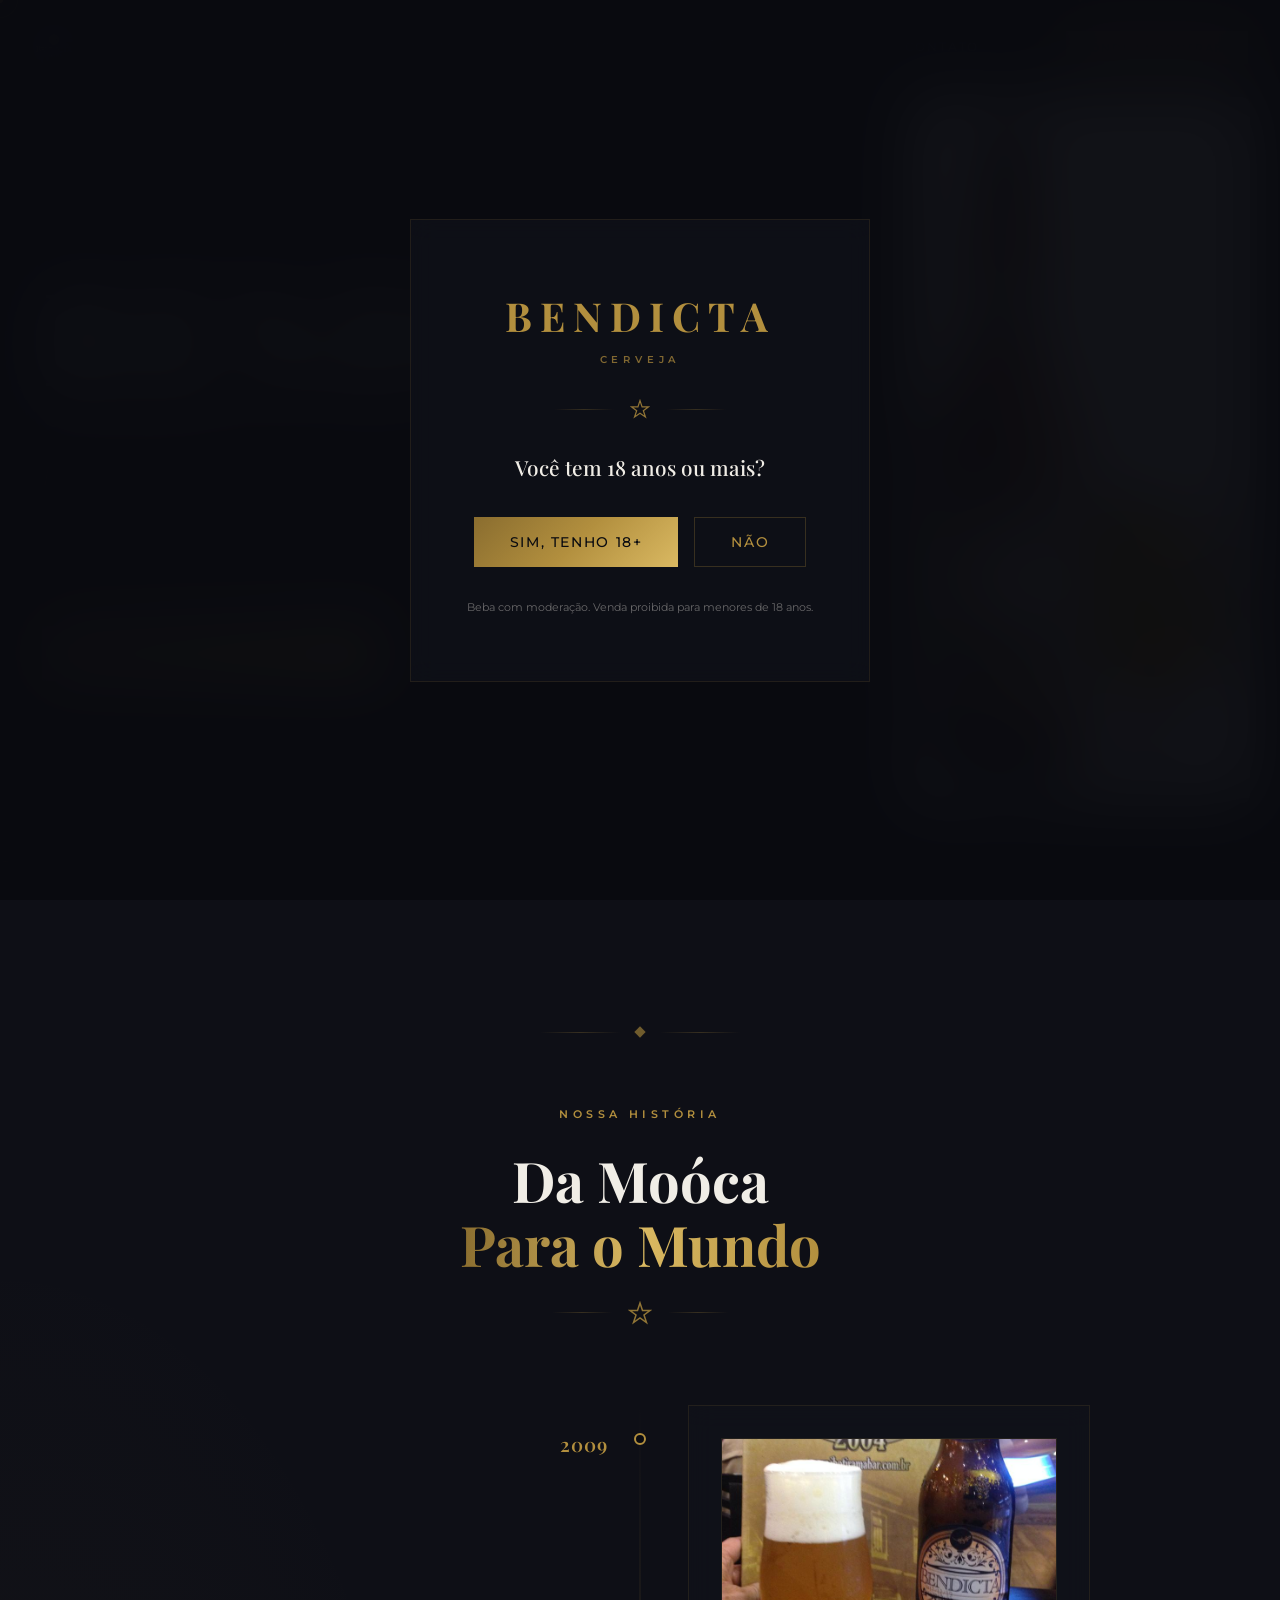
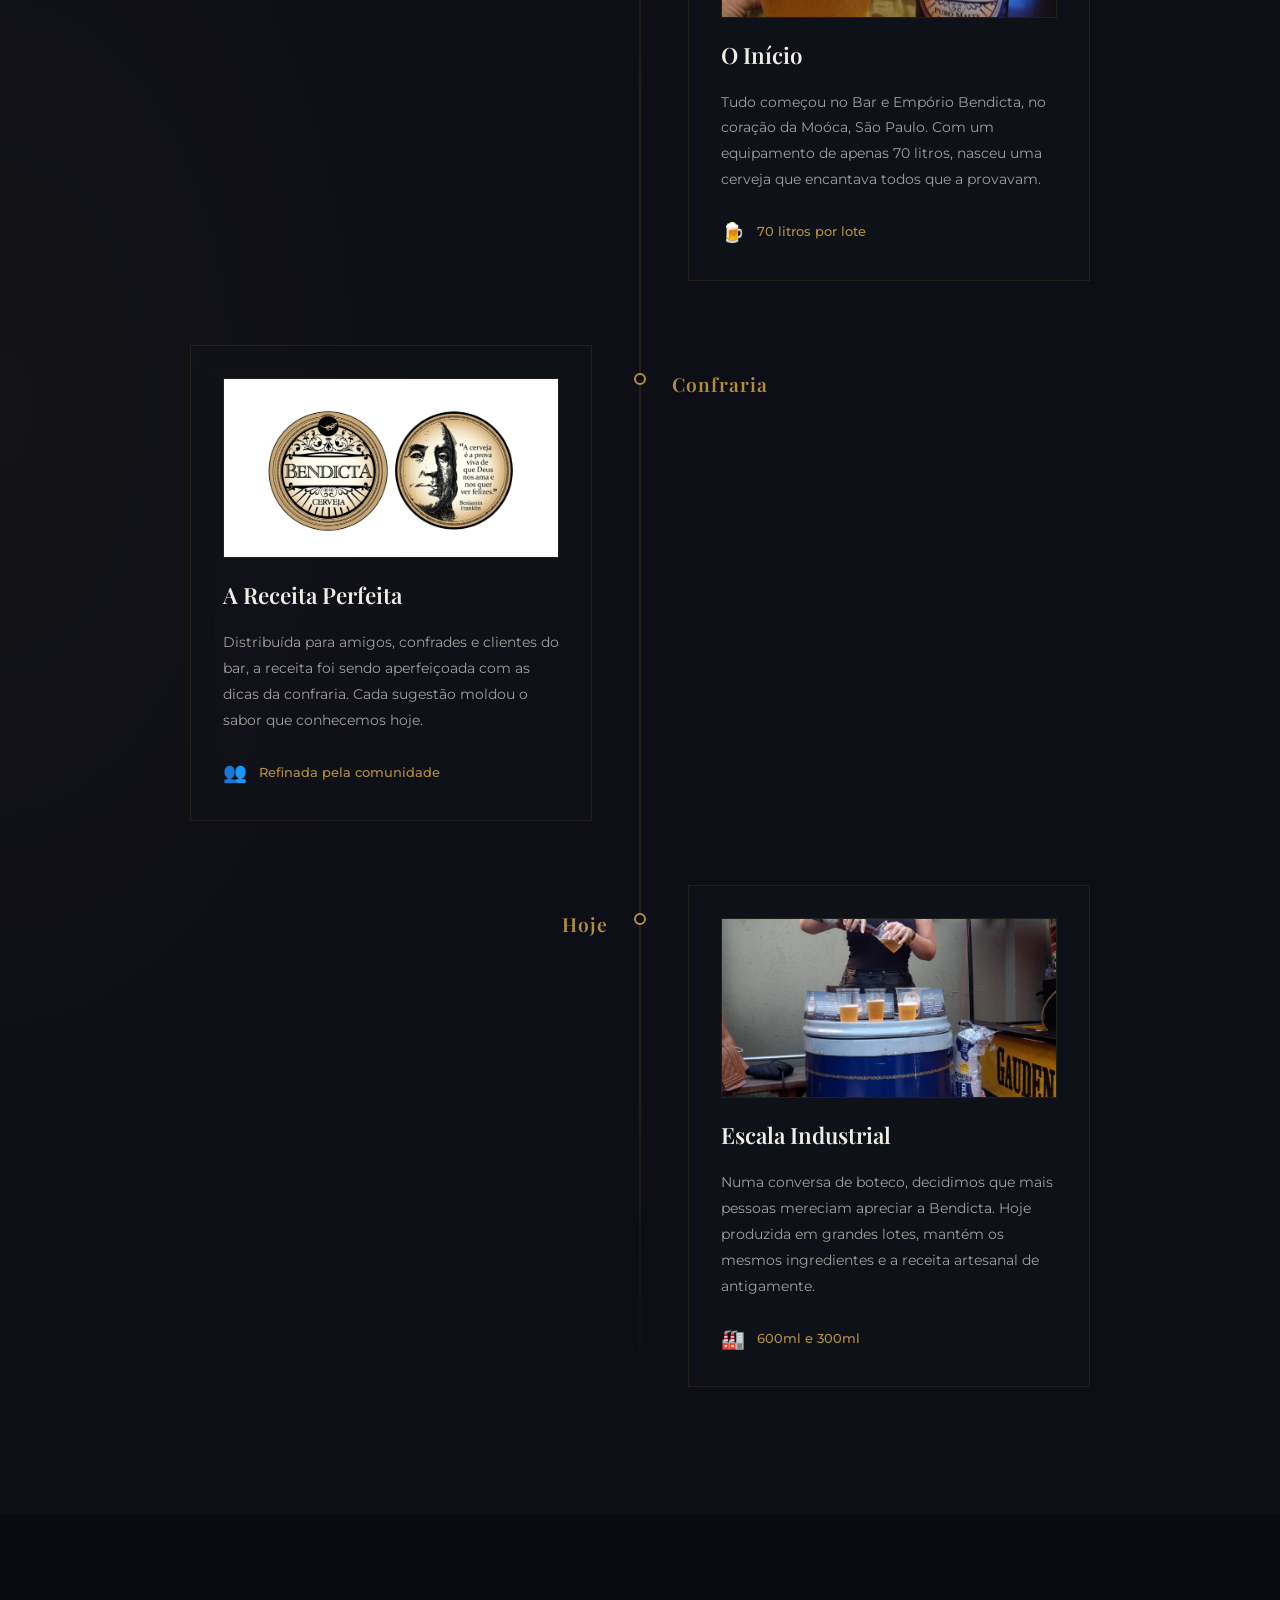
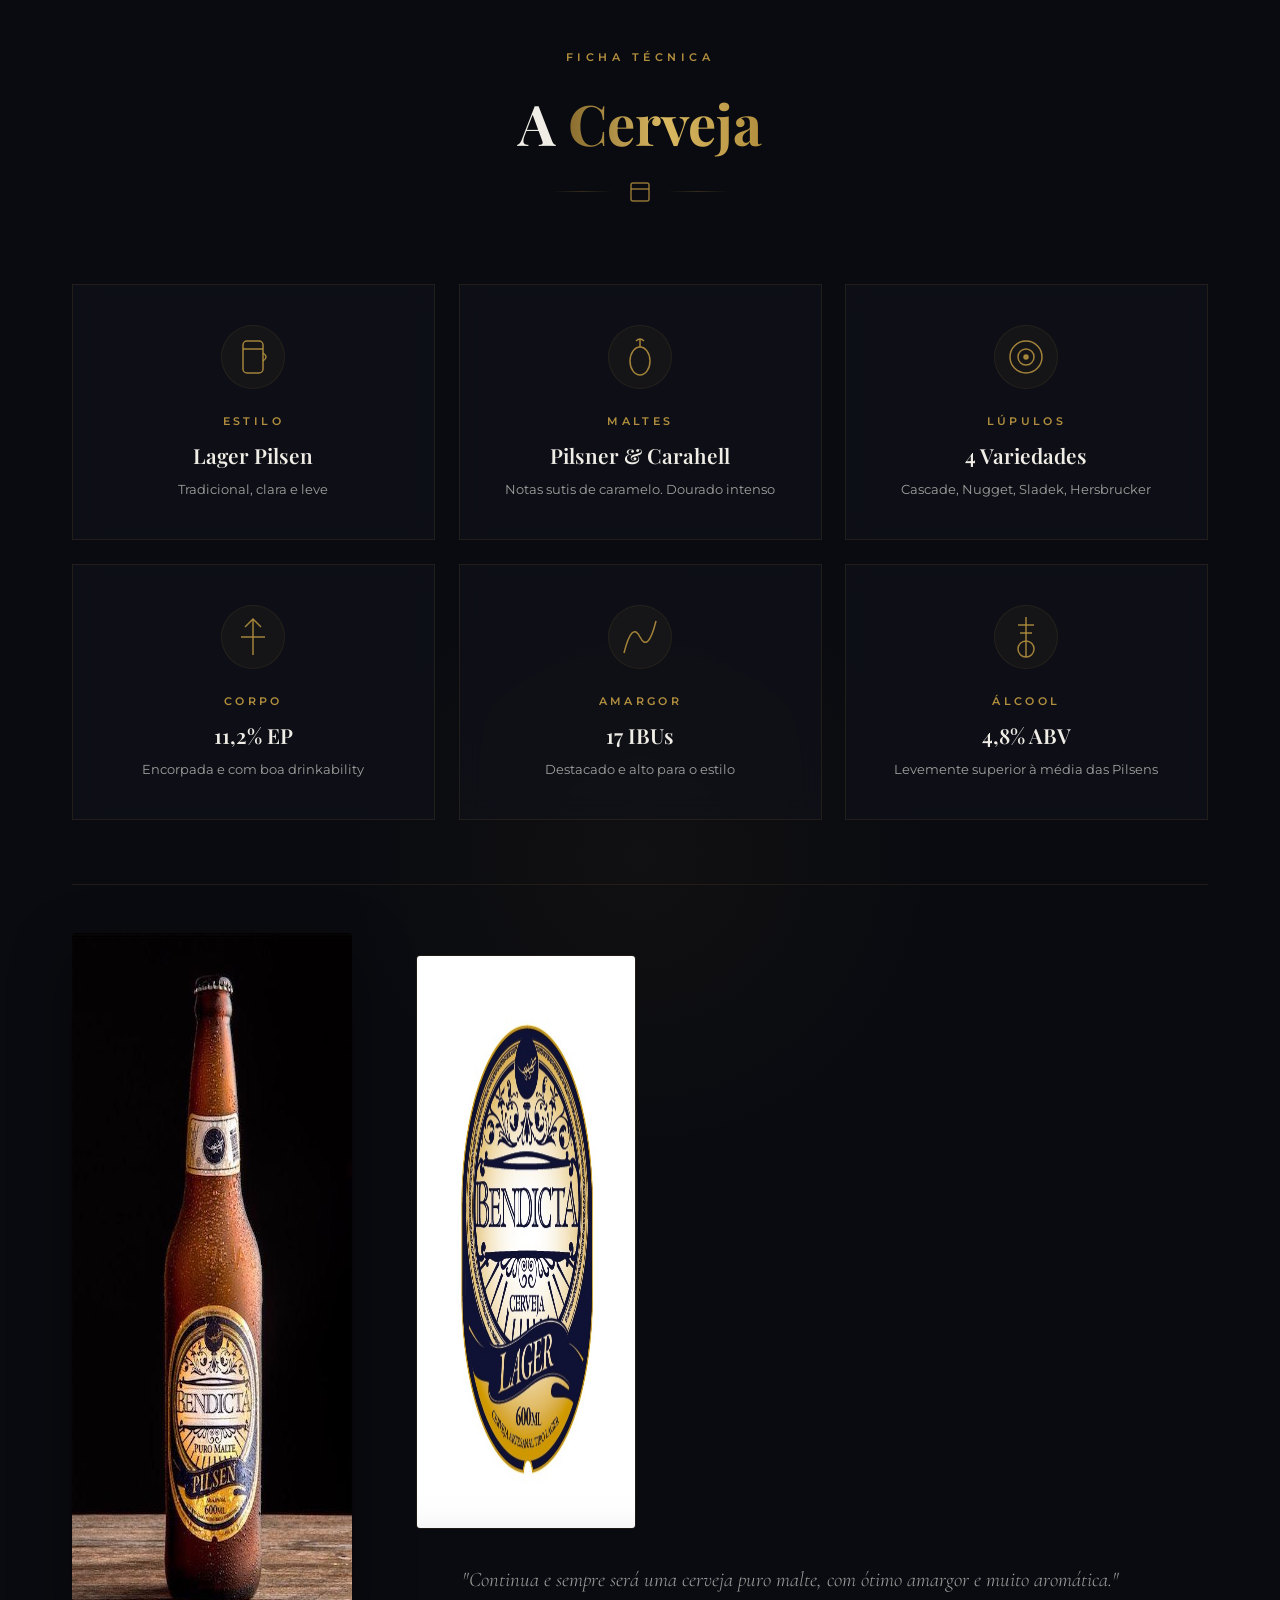
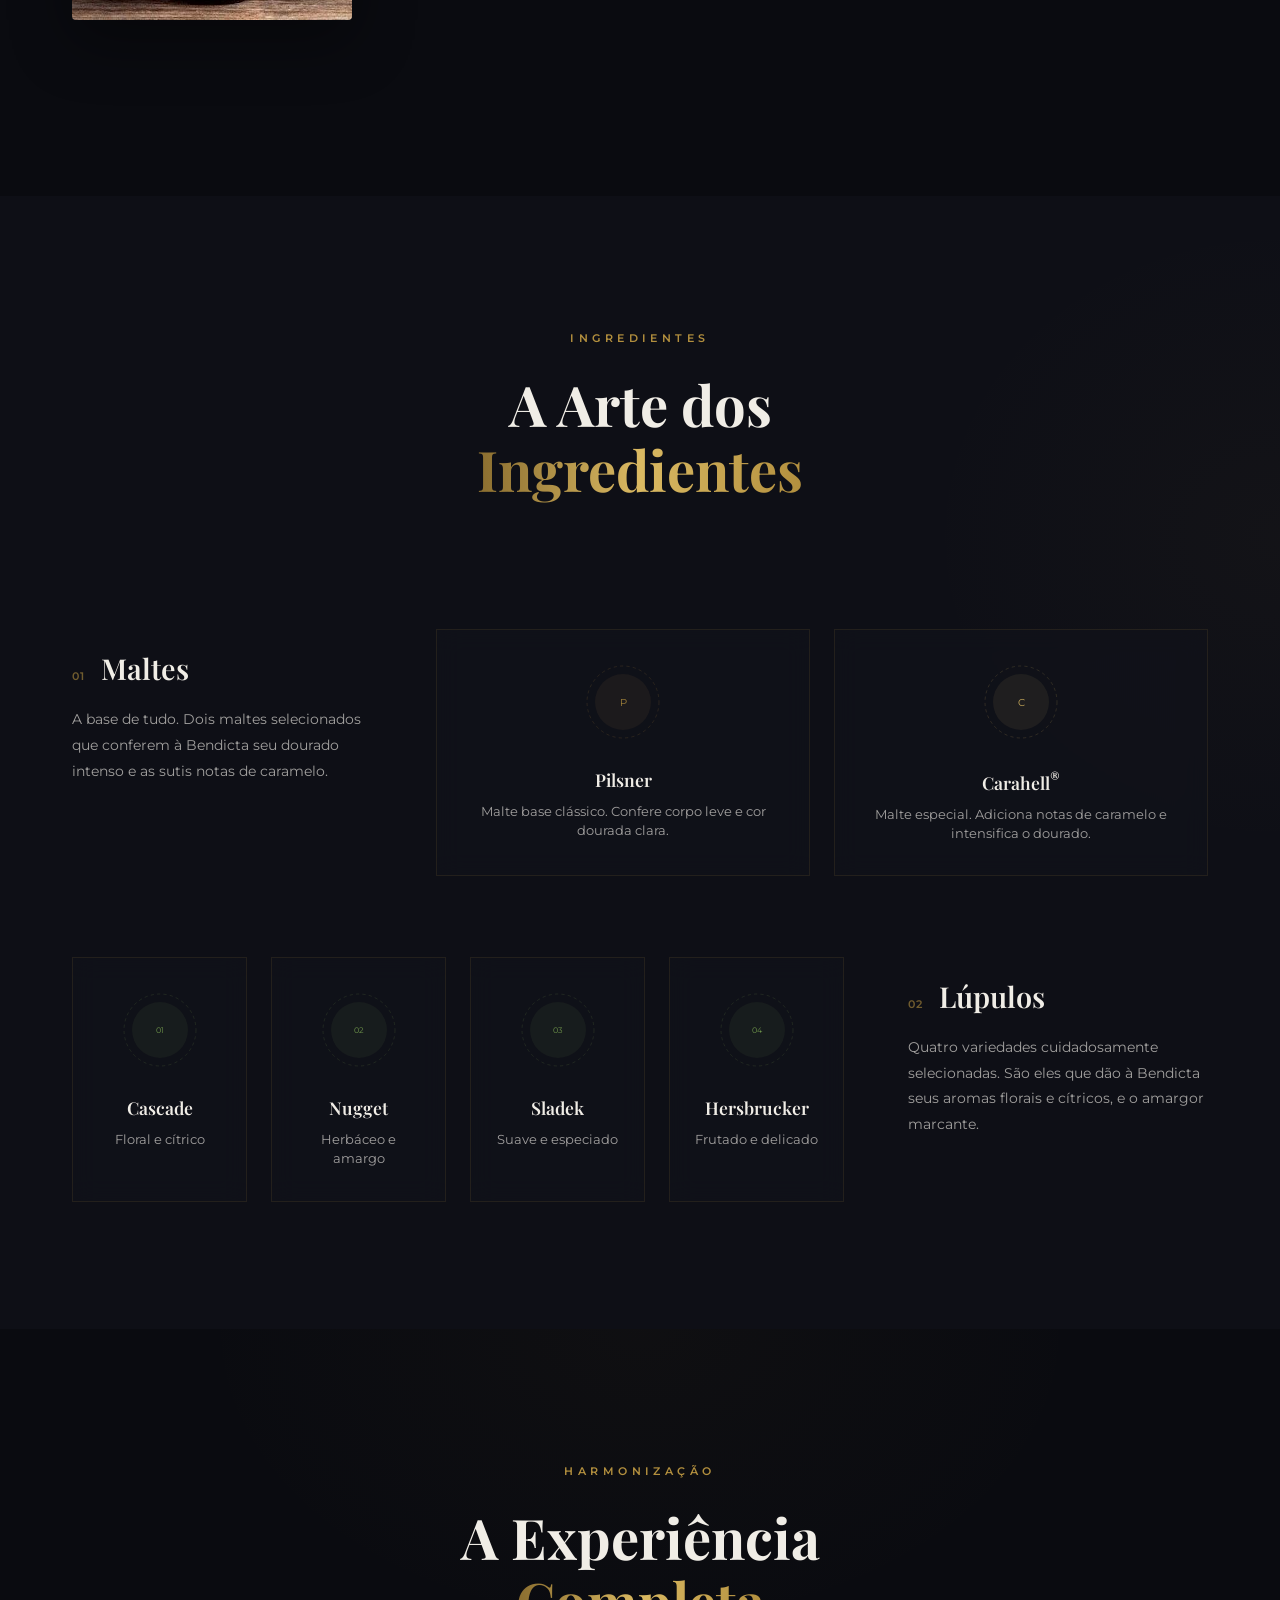
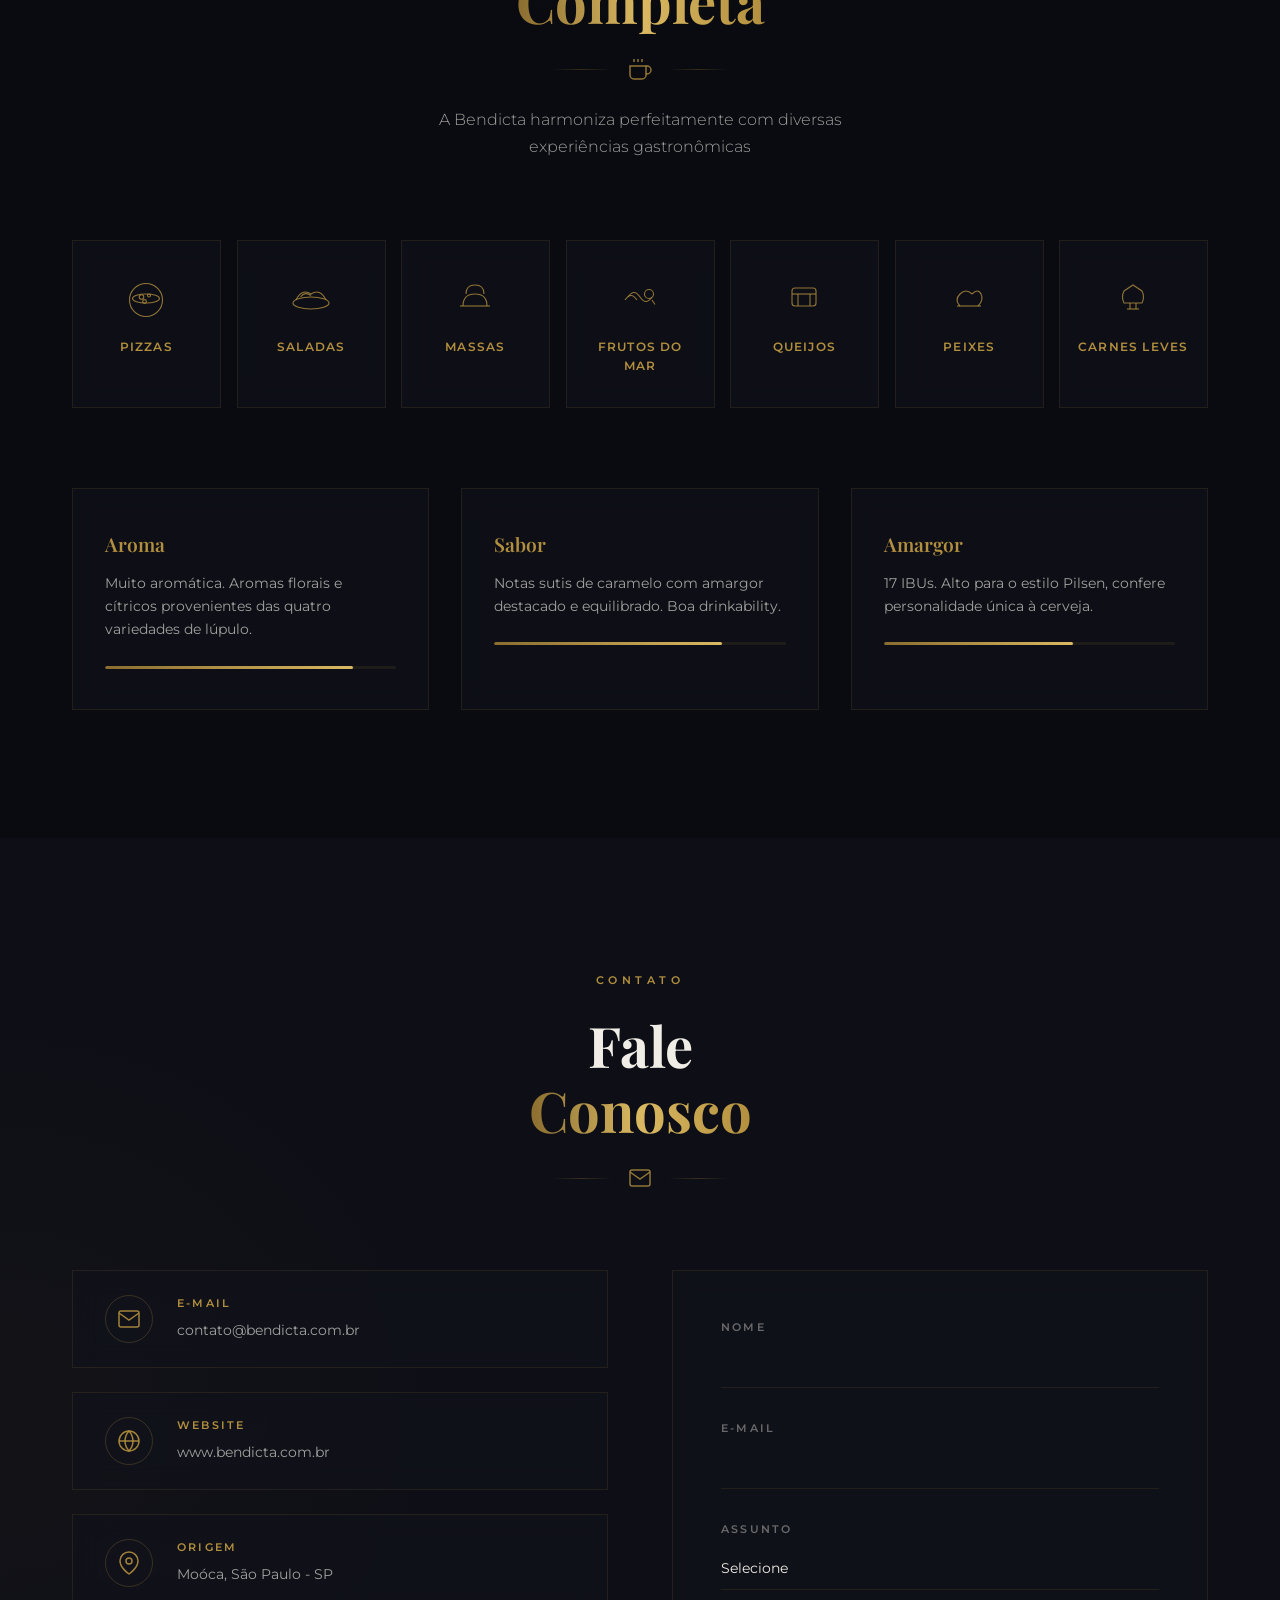
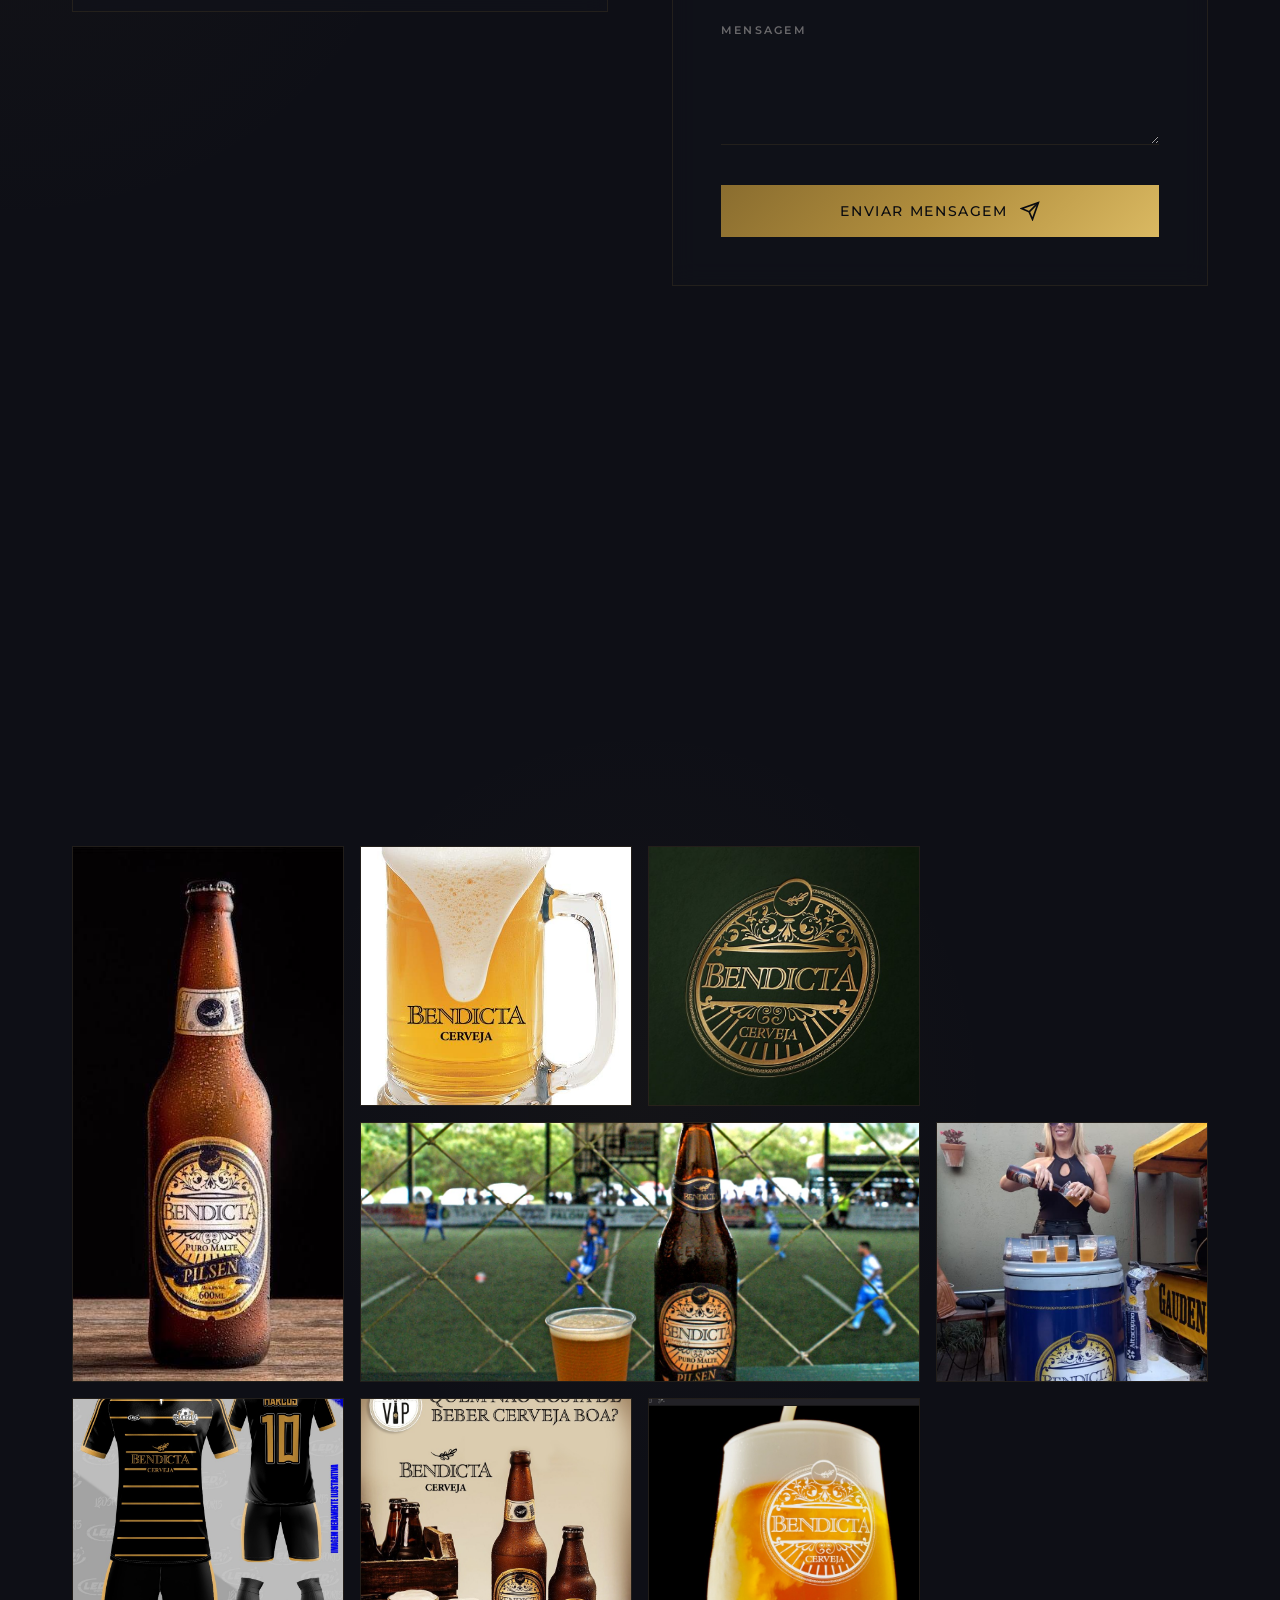
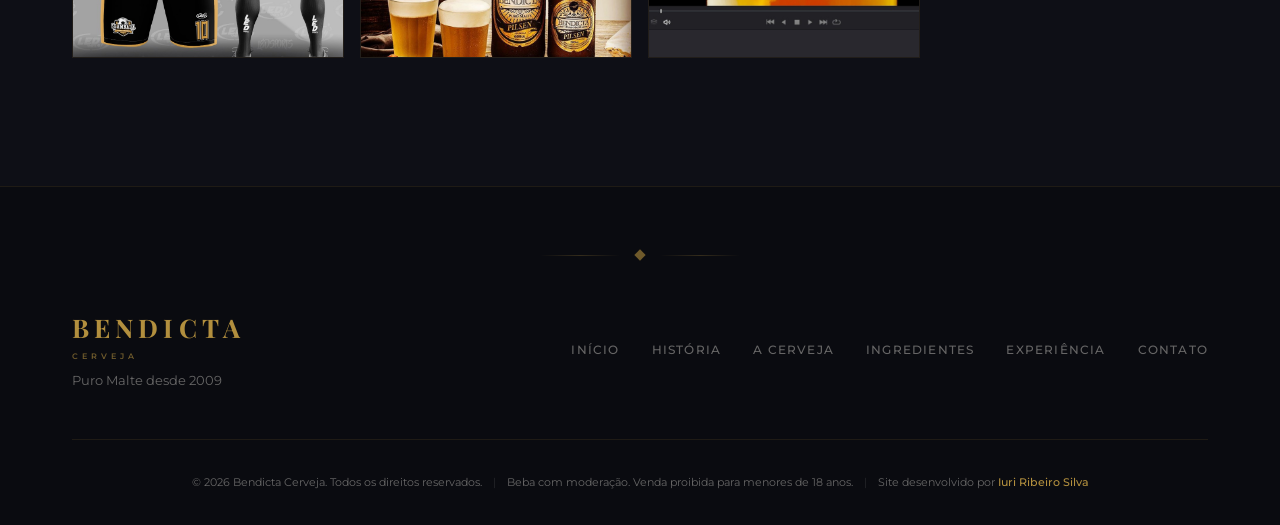
<file: index.html>
<!DOCTYPE html>
<html lang="pt-BR">
<head>
    <meta charset="UTF-8">
    <meta name="viewport" content="width=device-width, initial-scale=1.0">
    <title>Bendicta Cerveja Puro Malte | Desde 2009 na Moóca, São Paulo</title>
    <meta name="description" content="Bendicta Cerveja Puro Malte - Nascida artesanal na Moóca, São Paulo. Dois maltes, quatro lúpulos, uma experiência única. Conheça nossa história e onde encontrar.">
    <meta name="keywords" content="bendicta, cerveja, puro malte, artesanal, pilsen, lager, moóca, são paulo, cerveja artesanal sp">
    <meta name="author" content="Bendicta Cerveja">
    <meta name="robots" content="index, follow">
    <meta name="theme-color" content="#0A0B10">
    <meta name="format-detection" content="telephone=no">
    <meta name="apple-mobile-web-app-capable" content="yes">
    <meta name="apple-mobile-web-app-title" content="Bendicta">
    <meta name="apple-mobile-web-app-status-bar-style" content="black-translucent">

    <!-- Canonical -->
    <link rel="canonical" href="https://bendicta.com.br/">

    <!-- Open Graph -->
    <meta property="og:title" content="Bendicta Cerveja Puro Malte | Desde 2009">
    <meta property="og:description" content="Nascida artesanal na Moóca. Dois maltes, quatro lúpulos, uma experiência única. Conheça nossa história.">
    <meta property="og:type" content="website">
    <meta property="og:url" content="https://bendicta.com.br/">
    <meta property="og:image" content="https://bendicta.com.br/img/garrafa-copo-branco.jpg">
    <meta property="og:image:width" content="1200">
    <meta property="og:image:height" content="630">
    <meta property="og:image:alt" content="Garrafa e copo de Bendicta Cerveja Pilsen Puro Malte">
    <meta property="og:locale" content="pt_BR">
    <meta property="og:site_name" content="Bendicta Cerveja">

    <!-- Twitter Card -->
    <meta name="twitter:card" content="summary_large_image">
    <meta name="twitter:title" content="Bendicta Cerveja Puro Malte | Desde 2009">
    <meta name="twitter:description" content="Nascida artesanal na Moóca, SP. Dois maltes, quatro lúpulos, uma experiência única.">
    <meta name="twitter:image" content="https://bendicta.com.br/img/garrafa-copo-branco.jpg">
    <meta name="twitter:image:alt" content="Garrafa e copo de Bendicta Cerveja Pilsen Puro Malte">

    <!-- Favicon -->
    <link rel="icon" type="image/png" sizes="32x32" href="img/logo-dark.jpg">
    <link rel="apple-touch-icon" sizes="180x180" href="img/logo-dark.jpg">

    <!-- Preload LCP image -->
    <link rel="preload" as="image" href="img/garrafa-copo-branco.jpg">

    <!-- Fonts -->
    <link rel="dns-prefetch" href="https://fonts.googleapis.com">
    <link rel="preconnect" href="https://fonts.googleapis.com">
    <link rel="preconnect" href="https://fonts.gstatic.com" crossorigin>
    <link href="https://fonts.googleapis.com/css2?family=Playfair+Display:wght@400;600;700;800&family=Montserrat:wght@300;400;500;600;700&family=Cormorant+Garamond:ital,wght@0,300;0,400;1,300;1,400&display=swap" rel="stylesheet">

    <!-- Styles -->
    <link rel="stylesheet" href="css/style.css">
    <link rel="stylesheet" href="css/animations.css">

    <!-- Structured Data: Organization -->
    <script type="application/ld+json">
    {
        "@context": "https://schema.org",
        "@type": "Organization",
        "name": "Bendicta Cerveja",
        "url": "https://bendicta.com.br",
        "logo": "https://bendicta.com.br/img/logo-dark.jpg",
        "description": "Cerveja Puro Malte artesanal nascida na Moóca, São Paulo, desde 2009.",
        "foundingDate": "2009",
        "contactPoint": {
            "@type": "ContactPoint",
            "email": "contato@bendicta.com.br",
            "contactType": "customer service",
            "availableLanguage": "Portuguese"
        },
        "address": {
            "@type": "PostalAddress",
            "addressLocality": "São Paulo",
            "addressRegion": "SP",
            "addressCountry": "BR",
            "neighborhood": "Moóca"
        }
    }
    </script>

    <!-- Structured Data: WebSite -->
    <script type="application/ld+json">
    {
        "@context": "https://schema.org",
        "@type": "WebSite",
        "name": "Bendicta Cerveja",
        "url": "https://bendicta.com.br",
        "inLanguage": "pt-BR"
    }
    </script>

    <!-- Structured Data: Product -->
    <script type="application/ld+json">
    {
        "@context": "https://schema.org",
        "@type": "Product",
        "name": "Bendicta Pilsen Puro Malte",
        "description": "Cerveja Lager Pilsen Puro Malte com dois maltes (Pilsner e Carahell) e quatro variedades de lúpulos (Cascade, Nugget, Sladek, Hersbrucker). 4,8% ABV, 17 IBUs.",
        "brand": {
            "@type": "Brand",
            "name": "Bendicta Cerveja"
        },
        "image": "https://bendicta.com.br/img/garrafa-copo-branco.jpg",
        "category": "Cerveja",
        "material": "Puro Malte",
        "additionalProperty": [
            { "@type": "PropertyValue", "name": "Estilo", "value": "Lager Pilsen" },
            { "@type": "PropertyValue", "name": "ABV", "value": "4.8%" },
            { "@type": "PropertyValue", "name": "IBU", "value": "17" },
            { "@type": "PropertyValue", "name": "Maltes", "value": "Pilsner, Carahell" },
            { "@type": "PropertyValue", "name": "Lúpulos", "value": "Cascade, Nugget, Sladek, Hersbrucker" }
        ]
    }
    </script>

    <!-- Structured Data: BreadcrumbList -->
    <script type="application/ld+json">
    {
        "@context": "https://schema.org",
        "@type": "BreadcrumbList",
        "itemListElement": [
            {
                "@type": "ListItem",
                "position": 1,
                "name": "Início",
                "item": "https://bendicta.com.br/"
            }
        ]
    }
    </script>
</head>
<body>
    <!-- Skip Navigation -->
    <a href="#hero" class="skip-link">Pular para o conteúdo</a>

    <!-- Preloader -->
    <div id="preloader" role="status" aria-live="polite" aria-label="Carregando site">
        <div class="preloader-inner">
            <div class="preloader-logo">BENDICTA</div>
            <div class="preloader-bar">
                <div class="preloader-fill"></div>
            </div>
        </div>
    </div>

    <!-- Cursor personalizado -->
    <div class="cursor-dot" aria-hidden="true"></div>
    <div class="cursor-outline" aria-hidden="true"></div>

    <!-- Partículas de bolhas flutuantes (canvas) -->
    <canvas id="bubbles-canvas" aria-hidden="true"></canvas>

    <!-- Navegação -->
    <header>
    <nav id="navbar" class="navbar" role="navigation" aria-label="Navegação principal">
        <div class="nav-container">
            <a href="#hero" class="nav-logo">
                <img src="img/logo-dark.jpg" alt="Bendicta Cerveja - Logo" class="nav-logo-img" width="500" height="500">
            </a>
            <ul class="nav-links">
                <li><a href="#hero" class="nav-link active" data-section="hero">Início</a></li>
                <li><a href="#historia" class="nav-link" data-section="historia">História</a></li>
                <li><a href="#cerveja" class="nav-link" data-section="cerveja">A Cerveja</a></li>
                <li><a href="#ingredientes" class="nav-link" data-section="ingredientes">Ingredientes</a></li>
                <li><a href="#experiencia" class="nav-link" data-section="experiencia">Experiência</a></li>
                <li><a href="#galeria" class="nav-link" data-section="galeria">Galeria</a></li>
                <li><a href="#contato" class="nav-link" data-section="contato">Contato</a></li>
            </ul>
            <div class="nav-cta">
                <a href="#contato" class="btn-nav">Onde Encontrar</a>
            </div>
            <button class="nav-toggle" aria-label="Abrir menu de navegação" aria-expanded="false" aria-controls="mobile-menu">
                <span></span>
                <span></span>
                <span></span>
            </button>
        </div>
    </nav>
    </header>

    <!-- Mobile Menu -->
    <div class="mobile-menu" id="mobile-menu" role="menu" aria-hidden="true">
        <ul class="mobile-links">
            <li><a href="#hero" class="mobile-link">Início</a></li>
            <li><a href="#historia" class="mobile-link">História</a></li>
            <li><a href="#cerveja" class="mobile-link">A Cerveja</a></li>
            <li><a href="#ingredientes" class="mobile-link">Ingredientes</a></li>
            <li><a href="#experiencia" class="mobile-link">Experiência</a></li>
            <li><a href="#galeria" class="mobile-link">Galeria</a></li>
            <li><a href="#contato" class="mobile-link">Contato</a></li>
        </ul>
    </div>

    <main>
    <!-- HERO SECTION -->
    <section id="hero" class="hero">
        <div class="hero-bg-layers">
            <div class="hero-gradient"></div>
            <div class="hero-particles" id="hero-particles"></div>
            <div class="hero-grain"></div>
        </div>

        <!-- Elementos flutuantes de cerveja -->
        <div class="floating-elements">
            <div class="floating-hop float-1">
                <svg viewBox="0 0 80 100" fill="none" xmlns="http://www.w3.org/2000/svg">
                    <ellipse cx="40" cy="55" rx="28" ry="35" fill="rgba(178,143,62,0.15)" stroke="rgba(178,143,62,0.3)" stroke-width="1"/>
                    <ellipse cx="40" cy="45" rx="22" ry="28" fill="rgba(178,143,62,0.1)" stroke="rgba(178,143,62,0.2)" stroke-width="1"/>
                    <ellipse cx="40" cy="38" rx="15" ry="20" fill="rgba(178,143,62,0.08)" stroke="rgba(178,143,62,0.15)" stroke-width="1"/>
                    <line x1="40" y1="15" x2="40" y2="0" stroke="rgba(178,143,62,0.3)" stroke-width="2"/>
                </svg>
            </div>
            <div class="floating-hop float-2">
                <svg viewBox="0 0 80 100" fill="none" xmlns="http://www.w3.org/2000/svg">
                    <ellipse cx="40" cy="55" rx="28" ry="35" fill="rgba(178,143,62,0.12)" stroke="rgba(178,143,62,0.25)" stroke-width="1"/>
                    <ellipse cx="40" cy="45" rx="22" ry="28" fill="rgba(178,143,62,0.08)" stroke="rgba(178,143,62,0.18)" stroke-width="1"/>
                    <ellipse cx="40" cy="38" rx="15" ry="20" fill="rgba(178,143,62,0.06)" stroke="rgba(178,143,62,0.12)" stroke-width="1"/>
                    <line x1="40" y1="15" x2="40" y2="0" stroke="rgba(178,143,62,0.25)" stroke-width="2"/>
                </svg>
            </div>
            <div class="floating-hop float-3">
                <svg viewBox="0 0 80 100" fill="none" xmlns="http://www.w3.org/2000/svg">
                    <ellipse cx="40" cy="55" rx="28" ry="35" fill="rgba(178,143,62,0.1)" stroke="rgba(178,143,62,0.2)" stroke-width="1"/>
                    <ellipse cx="40" cy="45" rx="22" ry="28" fill="rgba(178,143,62,0.07)" stroke="rgba(178,143,62,0.15)" stroke-width="1"/>
                </svg>
            </div>
            <div class="floating-grain float-4">
                <svg viewBox="0 0 40 80" fill="none" xmlns="http://www.w3.org/2000/svg">
                    <ellipse cx="20" cy="40" rx="12" ry="32" fill="rgba(218,185,98,0.12)" stroke="rgba(218,185,98,0.25)" stroke-width="1"/>
                    <line x1="20" y1="8" x2="20" y2="72" stroke="rgba(218,185,98,0.15)" stroke-width="0.5"/>
                </svg>
            </div>
            <div class="floating-grain float-5">
                <svg viewBox="0 0 40 80" fill="none" xmlns="http://www.w3.org/2000/svg">
                    <ellipse cx="20" cy="40" rx="12" ry="32" fill="rgba(218,185,98,0.1)" stroke="rgba(218,185,98,0.2)" stroke-width="1"/>
                    <line x1="20" y1="8" x2="20" y2="72" stroke="rgba(218,185,98,0.12)" stroke-width="0.5"/>
                </svg>
            </div>
            <div class="floating-bubble float-6"></div>
            <div class="floating-bubble float-7"></div>
            <div class="floating-bubble float-8"></div>
            <div class="floating-bubble float-9"></div>
            <div class="floating-bubble float-10"></div>
            <div class="floating-ring float-11">
                <svg viewBox="0 0 120 120" fill="none" xmlns="http://www.w3.org/2000/svg">
                    <circle cx="60" cy="60" r="50" stroke="rgba(178,143,62,0.1)" stroke-width="1" fill="none"/>
                    <circle cx="60" cy="60" r="40" stroke="rgba(178,143,62,0.06)" stroke-width="0.5" fill="none"/>
                </svg>
            </div>
            <div class="floating-ring float-12">
                <svg viewBox="0 0 120 120" fill="none" xmlns="http://www.w3.org/2000/svg">
                    <circle cx="60" cy="60" r="50" stroke="rgba(178,143,62,0.08)" stroke-width="1" fill="none"/>
                </svg>
            </div>
        </div>

        <div class="hero-split">
            <div class="hero-content">
                <div class="hero-badge reveal-up">
                    <span class="badge-line"></span>
                    <span class="badge-text">DESDE 2009</span>
                    <span class="badge-line"></span>
                </div>
                <h1 class="hero-title">
                    <span class="title-line reveal-up" style="--delay: 0.1s">
                        <span class="title-word">BENDICTA</span>
                    </span>
                    <span class="title-line reveal-up" style="--delay: 0.25s">
                        <span class="title-word title-accent">CERVEJA</span>
                    </span>
                </h1>
                <p class="hero-subtitle reveal-up" style="--delay: 0.4s">Puro Malte</p>
                <p class="hero-description reveal-up" style="--delay: 0.55s">
                    Dois maltes. Quatro lúpulos. Uma receita nascida na Moóca,<br>
                    aperfeiçoada em confrarias, consagrada em cada gole.
                </p>
                <div class="hero-actions reveal-up" style="--delay: 0.7s">
                    <a href="#historia" class="btn btn-primary">
                        <span class="btn-text">Conheça Nossa História</span>
                        <span class="btn-icon">
                            <svg width="20" height="20" viewBox="0 0 24 24" fill="none" stroke="currentColor" stroke-width="2" stroke-linecap="round" stroke-linejoin="round">
                                <line x1="5" y1="12" x2="19" y2="12"></line>
                                <polyline points="12 5 19 12 12 19"></polyline>
                            </svg>
                        </span>
                    </a>
                    <a href="#cerveja" class="btn btn-outline">
                        <span class="btn-text">A Cerveja</span>
                    </a>
                </div>
            </div>
            <div class="hero-product reveal-up" style="--delay: 0.3s">
                <div class="hero-product-glow"></div>
                <img src="img/garrafa-copo-branco.jpg" alt="Bendicta Pilsen 600ml com copo servido" class="hero-bottle" width="360" height="747" fetchpriority="high">
            </div>
        </div>

        <div class="hero-scroll-indicator">
            <div class="scroll-line"></div>
            <span class="scroll-text">SCROLL</span>
        </div>

        <!-- Borda decorativa dourada -->
        <div class="hero-bottom-ornament">
            <svg viewBox="0 0 1440 60" preserveAspectRatio="none">
                <path d="M0,30 Q360,0 720,30 Q1080,60 1440,30" fill="none" stroke="rgba(178,143,62,0.3)" stroke-width="1"/>
                <path d="M0,35 Q360,5 720,35 Q1080,65 1440,35" fill="none" stroke="rgba(178,143,62,0.15)" stroke-width="0.5"/>
            </svg>
        </div>
    </section>

    <!-- HISTÓRIA SECTION -->
    <section id="historia" class="section section-historia">
        <div class="section-ornament-top">
            <div class="ornament-line"></div>
            <div class="ornament-diamond"></div>
            <div class="ornament-line"></div>
        </div>

        <div class="container">
            <div class="section-header">
                <span class="section-tag reveal-up">NOSSA HISTÓRIA</span>
                <h2 class="section-title reveal-up" style="--delay: 0.1s">
                    Da Moóca<br><span class="text-gold">Para o Mundo</span>
                </h2>
                <div class="section-divider reveal-up" style="--delay: 0.2s">
                    <span class="divider-line"></span>
                    <span class="divider-icon">
                        <svg width="24" height="24" viewBox="0 0 24 24" fill="none" stroke="rgba(178,143,62,0.8)" stroke-width="1.5">
                            <path d="M12 2L14.5 9.5H22L16 14L18.5 21.5L12 17L5.5 21.5L8 14L2 9.5H9.5L12 2Z"/>
                        </svg>
                    </span>
                    <span class="divider-line"></span>
                </div>
            </div>

            <div class="timeline">
                <div class="timeline-line"></div>

                <div class="timeline-item reveal-left">
                    <div class="timeline-marker">
                        <span class="marker-year">2009</span>
                        <span class="marker-dot"></span>
                    </div>
                    <div class="timeline-card glass-card">
                        <div class="card-glow"></div>
                        <div class="timeline-img-wrap">
                            <img src="img/bar-ibotirama.jpg" alt="Bendicta Cerveja servida no bar Ibotirama em São Paulo" class="timeline-img" width="768" height="1024" loading="lazy">
                        </div>
                        <h3 class="timeline-title">O Início</h3>
                        <p class="timeline-text">
                            Tudo começou no Bar e Empório Bendicta, no coração da Moóca, São Paulo.
                            Com um equipamento de apenas 70 litros, nasceu uma cerveja que encantava
                            todos que a provavam.
                        </p>
                        <div class="timeline-detail">
                            <span class="detail-icon">🍺</span>
                            <span class="detail-text">70 litros por lote</span>
                        </div>
                    </div>
                </div>

                <div class="timeline-item timeline-item-right reveal-right">
                    <div class="timeline-marker">
                        <span class="marker-year">Confraria</span>
                        <span class="marker-dot"></span>
                    </div>
                    <div class="timeline-card glass-card">
                        <div class="card-glow"></div>
                        <div class="timeline-img-wrap">
                            <img src="img/bolacha.jpg" alt="Bolacha de chopp Bendicta Cerveja com citação de Benjamin Franklin" class="timeline-img" width="1600" height="1033" loading="lazy">
                        </div>
                        <h3 class="timeline-title">A Receita Perfeita</h3>
                        <p class="timeline-text">
                            Distribuída para amigos, confrades e clientes do bar, a receita foi sendo
                            aperfeiçoada com as dicas da confraria. Cada sugestão moldou o sabor que
                            conhecemos hoje.
                        </p>
                        <div class="timeline-detail">
                            <span class="detail-icon">👥</span>
                            <span class="detail-text">Refinada pela comunidade</span>
                        </div>
                    </div>
                </div>

                <div class="timeline-item reveal-left">
                    <div class="timeline-marker">
                        <span class="marker-year">Hoje</span>
                        <span class="marker-dot"></span>
                    </div>
                    <div class="timeline-card glass-card">
                        <div class="card-glow"></div>
                        <div class="timeline-img-wrap">
                            <img src="img/evento-promotora.jpg" alt="Evento Bendicta Cerveja com barril personalizado e degustação" class="timeline-img" width="768" height="1024" loading="lazy">
                        </div>
                        <h3 class="timeline-title">Escala Industrial</h3>
                        <p class="timeline-text">
                            Numa conversa de boteco, decidimos que mais pessoas mereciam apreciar a Bendicta.
                            Hoje produzida em grandes lotes, mantém os mesmos ingredientes e a receita
                            artesanal de antigamente.
                        </p>
                        <div class="timeline-detail">
                            <span class="detail-icon">🏭</span>
                            <span class="detail-text">600ml e 300ml</span>
                        </div>
                    </div>
                </div>
            </div>
        </div>
    </section>

    <!-- A CERVEJA SECTION -->
    <section id="cerveja" class="section section-cerveja">
        <div class="cerveja-bg-glow"></div>
        <div class="container">
            <div class="section-header">
                <span class="section-tag reveal-up">FICHA TÉCNICA</span>
                <h2 class="section-title reveal-up" style="--delay: 0.1s">
                    A <span class="text-gold">Cerveja</span>
                </h2>
                <div class="section-divider reveal-up" style="--delay: 0.2s">
                    <span class="divider-line"></span>
                    <span class="divider-icon">
                        <svg width="24" height="24" viewBox="0 0 24 24" fill="none" stroke="rgba(178,143,62,0.8)" stroke-width="1.5">
                            <rect x="3" y="3" width="18" height="18" rx="2"/>
                            <line x1="3" y1="9" x2="21" y2="9"/>
                        </svg>
                    </span>
                    <span class="divider-line"></span>
                </div>
            </div>

            <div class="specs-grid">
                <div class="spec-card glass-card reveal-up" style="--delay: 0s">
                    <div class="spec-icon-wrap">
                        <div class="spec-icon-bg"></div>
                        <svg class="spec-icon" viewBox="0 0 48 48" fill="none" stroke="rgba(178,143,62,0.9)" stroke-width="1.5">
                            <rect x="14" y="8" width="20" height="32" rx="4"/>
                            <line x1="14" y1="16" x2="34" y2="16"/>
                            <path d="M34 20 Q40 24 34 28"/>
                        </svg>
                    </div>
                    <h3 class="spec-label">Estilo</h3>
                    <p class="spec-value">Lager Pilsen</p>
                    <p class="spec-detail">Tradicional, clara e leve</p>
                </div>

                <div class="spec-card glass-card reveal-up" style="--delay: 0.1s">
                    <div class="spec-icon-wrap">
                        <div class="spec-icon-bg"></div>
                        <svg class="spec-icon" viewBox="0 0 48 48" fill="none" stroke="rgba(178,143,62,0.9)" stroke-width="1.5">
                            <ellipse cx="24" cy="28" rx="10" ry="14"/>
                            <line x1="24" y1="14" x2="24" y2="6"/>
                            <path d="M20 8 Q24 4 28 8"/>
                        </svg>
                    </div>
                    <h3 class="spec-label">Maltes</h3>
                    <p class="spec-value">Pilsner & Carahell</p>
                    <p class="spec-detail">Notas sutis de caramelo. Dourado intenso</p>
                </div>

                <div class="spec-card glass-card reveal-up" style="--delay: 0.2s">
                    <div class="spec-icon-wrap">
                        <div class="spec-icon-bg"></div>
                        <svg class="spec-icon" viewBox="0 0 48 48" fill="none" stroke="rgba(178,143,62,0.9)" stroke-width="1.5">
                            <circle cx="24" cy="24" r="16"/>
                            <circle cx="24" cy="24" r="8"/>
                            <circle cx="24" cy="24" r="2" fill="rgba(178,143,62,0.9)"/>
                        </svg>
                    </div>
                    <h3 class="spec-label">Lúpulos</h3>
                    <p class="spec-value">4 Variedades</p>
                    <p class="spec-detail">Cascade, Nugget, Sladek, Hersbrucker</p>
                </div>

                <div class="spec-card glass-card reveal-up" style="--delay: 0.3s">
                    <div class="spec-icon-wrap">
                        <div class="spec-icon-bg"></div>
                        <svg class="spec-icon" viewBox="0 0 48 48" fill="none" stroke="rgba(178,143,62,0.9)" stroke-width="1.5">
                            <path d="M24 6 L24 42"/>
                            <path d="M16 14 L24 6 L32 14"/>
                            <path d="M12 24 L36 24"/>
                        </svg>
                    </div>
                    <h3 class="spec-label">Corpo</h3>
                    <p class="spec-value">11,2% EP</p>
                    <p class="spec-detail">Encorpada e com boa drinkability</p>
                </div>

                <div class="spec-card glass-card reveal-up" style="--delay: 0.4s">
                    <div class="spec-icon-wrap">
                        <div class="spec-icon-bg"></div>
                        <svg class="spec-icon" viewBox="0 0 48 48" fill="none" stroke="rgba(178,143,62,0.9)" stroke-width="1.5">
                            <path d="M8 40 Q16 8 24 24 Q32 40 40 8"/>
                        </svg>
                    </div>
                    <h3 class="spec-label">Amargor</h3>
                    <p class="spec-value">17 IBUs</p>
                    <p class="spec-detail">Destacado e alto para o estilo</p>
                </div>

                <div class="spec-card glass-card reveal-up" style="--delay: 0.5s">
                    <div class="spec-icon-wrap">
                        <div class="spec-icon-bg"></div>
                        <svg class="spec-icon" viewBox="0 0 48 48" fill="none" stroke="rgba(178,143,62,0.9)" stroke-width="1.5">
                            <path d="M24 4 L24 44"/>
                            <path d="M16 12 L32 12"/>
                            <path d="M18 20 L30 20"/>
                            <circle cx="24" cy="36" r="8"/>
                        </svg>
                    </div>
                    <h3 class="spec-label">Álcool</h3>
                    <p class="spec-value">4,8% ABV</p>
                    <p class="spec-detail">Levemente superior à média das Pilsens</p>
                </div>
            </div>

            <!-- Produto destaque -->
            <div class="cerveja-product reveal-up">
                <div class="cerveja-product-img">
                    <img src="img/garrafa-escura.jpg" alt="Garrafa Bendicta Pilsen 600ml Puro Malte em fundo escuro" class="product-photo" width="456" height="687" loading="lazy">
                </div>
                <div class="cerveja-product-info">
                    <div class="product-label-img">
                        <img src="img/rotulo-lager.jpg" alt="Rótulo oficial Bendicta Cerveja Artesanal Lager 600ml" class="label-photo" width="603" height="574" loading="lazy">
                    </div>
                    <blockquote class="quote-text">
                        "Continua e sempre será uma cerveja puro malte, com ótimo amargor e muito aromática."
                    </blockquote>
                </div>
            </div>
        </div>
    </section>

    <!-- INGREDIENTES SECTION -->
    <section id="ingredientes" class="section section-ingredientes">
        <div class="container">
            <div class="section-header">
                <span class="section-tag reveal-up">INGREDIENTES</span>
                <h2 class="section-title reveal-up" style="--delay: 0.1s">
                    A Arte dos<br><span class="text-gold">Ingredientes</span>
                </h2>
                <div class="section-divider reveal-up" style="--delay: 0.2s">
                    <span class="divider-line"></span>
                    <span class="divider-icon">
                        <svg width="24" height="24" viewBox="0 0 24 24" fill="none" stroke="rgba(178,143,62,0.8)" stroke-width="1.5">
                            <path d="M12 2C6.48 2 2 6.48 2 12s4.48 10 10 10 10-4.48 10-10S17.52 2 12 2z"/>
                            <path d="M12 6v6l4 2"/>
                        </svg>
                    </span>
                    <span class="divider-line"></span>
                </div>
            </div>

            <!-- Maltes -->
            <div class="ingredients-row">
                <div class="ingredients-category reveal-left">
                    <h3 class="category-title">
                        <span class="category-number">01</span>
                        Maltes
                    </h3>
                    <p class="category-desc">A base de tudo. Dois maltes selecionados que conferem à Bendicta seu dourado intenso e as sutis notas de caramelo.</p>
                </div>
                <div class="ingredients-cards">
                    <div class="ingredient-card glass-card reveal-up" style="--delay: 0s">
                        <div class="ingredient-visual">
                            <div class="ingredient-circle">
                                <svg viewBox="0 0 100 100" fill="none">
                                    <circle cx="50" cy="50" r="45" stroke="rgba(178,143,62,0.2)" stroke-width="1" stroke-dasharray="4 4"/>
                                    <circle cx="50" cy="50" r="35" fill="rgba(178,143,62,0.08)"/>
                                    <text x="50" y="50" text-anchor="middle" dominant-baseline="central" fill="rgba(178,143,62,0.9)" font-size="12" font-family="Montserrat">P</text>
                                </svg>
                            </div>
                        </div>
                        <h4 class="ingredient-name">Pilsner</h4>
                        <p class="ingredient-desc">Malte base clássico. Confere corpo leve e cor dourada clara.</p>
                    </div>
                    <div class="ingredient-card glass-card reveal-up" style="--delay: 0.15s">
                        <div class="ingredient-visual">
                            <div class="ingredient-circle">
                                <svg viewBox="0 0 100 100" fill="none">
                                    <circle cx="50" cy="50" r="45" stroke="rgba(218,185,98,0.2)" stroke-width="1" stroke-dasharray="4 4"/>
                                    <circle cx="50" cy="50" r="35" fill="rgba(218,185,98,0.08)"/>
                                    <text x="50" y="50" text-anchor="middle" dominant-baseline="central" fill="rgba(218,185,98,0.9)" font-size="12" font-family="Montserrat">C</text>
                                </svg>
                            </div>
                        </div>
                        <h4 class="ingredient-name">Carahell<sup>&reg;</sup></h4>
                        <p class="ingredient-desc">Malte especial. Adiciona notas de caramelo e intensifica o dourado.</p>
                    </div>
                </div>
            </div>

            <!-- Lúpulos -->
            <div class="ingredients-row ingredients-row-reverse">
                <div class="ingredients-category reveal-right">
                    <h3 class="category-title">
                        <span class="category-number">02</span>
                        Lúpulos
                    </h3>
                    <p class="category-desc">Quatro variedades cuidadosamente selecionadas. São eles que dão à Bendicta seus aromas florais e cítricos, e o amargor marcante.</p>
                </div>
                <div class="ingredients-cards ingredients-cards-4">
                    <div class="ingredient-card glass-card reveal-up" style="--delay: 0s">
                        <div class="ingredient-visual">
                            <div class="ingredient-circle hop-circle">
                                <svg viewBox="0 0 100 100" fill="none">
                                    <circle cx="50" cy="50" r="45" stroke="rgba(120,160,80,0.2)" stroke-width="1" stroke-dasharray="4 4"/>
                                    <circle cx="50" cy="50" r="35" fill="rgba(120,160,80,0.08)"/>
                                    <text x="50" y="50" text-anchor="middle" dominant-baseline="central" fill="rgba(120,160,80,0.9)" font-size="10" font-family="Montserrat">01</text>
                                </svg>
                            </div>
                        </div>
                        <h4 class="ingredient-name">Cascade</h4>
                        <p class="ingredient-desc">Floral e cítrico</p>
                    </div>
                    <div class="ingredient-card glass-card reveal-up" style="--delay: 0.1s">
                        <div class="ingredient-visual">
                            <div class="ingredient-circle hop-circle">
                                <svg viewBox="0 0 100 100" fill="none">
                                    <circle cx="50" cy="50" r="45" stroke="rgba(120,160,80,0.2)" stroke-width="1" stroke-dasharray="4 4"/>
                                    <circle cx="50" cy="50" r="35" fill="rgba(120,160,80,0.08)"/>
                                    <text x="50" y="50" text-anchor="middle" dominant-baseline="central" fill="rgba(120,160,80,0.9)" font-size="10" font-family="Montserrat">02</text>
                                </svg>
                            </div>
                        </div>
                        <h4 class="ingredient-name">Nugget</h4>
                        <p class="ingredient-desc">Herbáceo e amargo</p>
                    </div>
                    <div class="ingredient-card glass-card reveal-up" style="--delay: 0.2s">
                        <div class="ingredient-visual">
                            <div class="ingredient-circle hop-circle">
                                <svg viewBox="0 0 100 100" fill="none">
                                    <circle cx="50" cy="50" r="45" stroke="rgba(120,160,80,0.2)" stroke-width="1" stroke-dasharray="4 4"/>
                                    <circle cx="50" cy="50" r="35" fill="rgba(120,160,80,0.08)"/>
                                    <text x="50" y="50" text-anchor="middle" dominant-baseline="central" fill="rgba(120,160,80,0.9)" font-size="10" font-family="Montserrat">03</text>
                                </svg>
                            </div>
                        </div>
                        <h4 class="ingredient-name">Sladek</h4>
                        <p class="ingredient-desc">Suave e especiado</p>
                    </div>
                    <div class="ingredient-card glass-card reveal-up" style="--delay: 0.3s">
                        <div class="ingredient-visual">
                            <div class="ingredient-circle hop-circle">
                                <svg viewBox="0 0 100 100" fill="none">
                                    <circle cx="50" cy="50" r="45" stroke="rgba(120,160,80,0.2)" stroke-width="1" stroke-dasharray="4 4"/>
                                    <circle cx="50" cy="50" r="35" fill="rgba(120,160,80,0.08)"/>
                                    <text x="50" y="50" text-anchor="middle" dominant-baseline="central" fill="rgba(120,160,80,0.9)" font-size="10" font-family="Montserrat">04</text>
                                </svg>
                            </div>
                        </div>
                        <h4 class="ingredient-name">Hersbrucker</h4>
                        <p class="ingredient-desc">Frutado e delicado</p>
                    </div>
                </div>
            </div>
        </div>
    </section>

    <!-- EXPERIÊNCIA / HARMONIZAÇÃO SECTION -->
    <section id="experiencia" class="section section-experiencia">
        <div class="experiencia-bg"></div>
        <div class="container">
            <div class="section-header">
                <span class="section-tag reveal-up">HARMONIZAÇÃO</span>
                <h2 class="section-title reveal-up" style="--delay: 0.1s">
                    A Experiência<br><span class="text-gold">Completa</span>
                </h2>
                <div class="section-divider reveal-up" style="--delay: 0.2s">
                    <span class="divider-line"></span>
                    <span class="divider-icon">
                        <svg width="24" height="24" viewBox="0 0 24 24" fill="none" stroke="rgba(178,143,62,0.8)" stroke-width="1.5">
                            <path d="M18 8h1a4 4 0 010 8h-1"/>
                            <path d="M2 8h16v9a4 4 0 01-4 4H6a4 4 0 01-4-4V8z"/>
                            <line x1="6" y1="1" x2="6" y2="4"/>
                            <line x1="10" y1="1" x2="10" y2="4"/>
                            <line x1="14" y1="1" x2="14" y2="4"/>
                        </svg>
                    </span>
                    <span class="divider-line"></span>
                </div>
                <p class="section-subtitle reveal-up" style="--delay: 0.3s">
                    A Bendicta harmoniza perfeitamente com diversas experiências gastronômicas
                </p>
            </div>

            <div class="harmony-grid">
                <div class="harmony-card glass-card reveal-up" style="--delay: 0s">
                    <div class="harmony-icon">
                        <svg viewBox="0 0 64 64" fill="none" stroke="rgba(178,143,62,0.8)" stroke-width="1.5">
                            <circle cx="32" cy="36" r="22"/>
                            <ellipse cx="32" cy="34" rx="18" ry="6"/>
                            <circle cx="26" cy="32" r="3"/>
                            <circle cx="36" cy="30" r="2"/>
                            <circle cx="30" cy="38" r="2.5"/>
                        </svg>
                    </div>
                    <h4 class="harmony-name">Pizzas</h4>
                </div>
                <div class="harmony-card glass-card reveal-up" style="--delay: 0.08s">
                    <div class="harmony-icon">
                        <svg viewBox="0 0 64 64" fill="none" stroke="rgba(178,143,62,0.8)" stroke-width="1.5">
                            <ellipse cx="32" cy="40" rx="24" ry="8"/>
                            <path d="M12 36 Q20 20 32 28 Q44 20 52 36"/>
                            <path d="M18 32 Q24 24 32 30"/>
                        </svg>
                    </div>
                    <h4 class="harmony-name">Saladas</h4>
                </div>
                <div class="harmony-card glass-card reveal-up" style="--delay: 0.16s">
                    <div class="harmony-icon">
                        <svg viewBox="0 0 64 64" fill="none" stroke="rgba(178,143,62,0.8)" stroke-width="1.5">
                            <path d="M16 44 Q16 28 32 28 Q48 28 48 44"/>
                            <line x1="12" y1="44" x2="52" y2="44"/>
                            <path d="M20 28 Q20 16 32 16 Q44 16 44 28"/>
                        </svg>
                    </div>
                    <h4 class="harmony-name">Massas</h4>
                </div>
                <div class="harmony-card glass-card reveal-up" style="--delay: 0.24s">
                    <div class="harmony-icon">
                        <svg viewBox="0 0 64 64" fill="none" stroke="rgba(178,143,62,0.8)" stroke-width="1.5">
                            <path d="M16 32 Q24 20 32 32 Q40 44 48 32"/>
                            <path d="M12 36 Q20 24 28 36"/>
                            <circle cx="44" cy="28" r="6"/>
                            <path d="M48 36 L52 42"/>
                        </svg>
                    </div>
                    <h4 class="harmony-name">Frutos do Mar</h4>
                </div>
                <div class="harmony-card glass-card reveal-up" style="--delay: 0.32s">
                    <div class="harmony-icon">
                        <svg viewBox="0 0 64 64" fill="none" stroke="rgba(178,143,62,0.8)" stroke-width="1.5">
                            <rect x="16" y="20" width="32" height="24" rx="4"/>
                            <line x1="16" y1="28" x2="48" y2="28"/>
                            <path d="M24 28 L24 44"/>
                            <path d="M40 28 L40 44"/>
                        </svg>
                    </div>
                    <h4 class="harmony-name">Queijos</h4>
                </div>
                <div class="harmony-card glass-card reveal-up" style="--delay: 0.40s">
                    <div class="harmony-icon">
                        <svg viewBox="0 0 64 64" fill="none" stroke="rgba(178,143,62,0.8)" stroke-width="1.5">
                            <path d="M20 44 Q12 36 20 28 Q28 20 36 28"/>
                            <path d="M36 28 Q44 20 48 28 Q52 36 44 44"/>
                            <line x1="16" y1="44" x2="48" y2="44"/>
                        </svg>
                    </div>
                    <h4 class="harmony-name">Peixes</h4>
                </div>
                <div class="harmony-card glass-card reveal-up" style="--delay: 0.48s">
                    <div class="harmony-icon">
                        <svg viewBox="0 0 64 64" fill="none" stroke="rgba(178,143,62,0.8)" stroke-width="1.5">
                            <path d="M20 40 Q16 32 20 24 L32 16 L44 24 Q48 32 44 40 Z"/>
                            <line x1="28" y1="40" x2="28" y2="48"/>
                            <line x1="36" y1="40" x2="36" y2="48"/>
                            <line x1="24" y1="48" x2="40" y2="48"/>
                        </svg>
                    </div>
                    <h4 class="harmony-name">Carnes Leves</h4>
                </div>
            </div>

            <!-- Aroma e Sabor -->
            <div class="sensory-row reveal-up">
                <div class="sensory-card glass-card">
                    <h4 class="sensory-title">Aroma</h4>
                    <p class="sensory-desc">Muito aromática. Aromas florais e cítricos provenientes das quatro variedades de lúpulo.</p>
                    <div class="sensory-meter">
                        <div class="meter-fill" data-value="85"></div>
                    </div>
                </div>
                <div class="sensory-card glass-card">
                    <h4 class="sensory-title">Sabor</h4>
                    <p class="sensory-desc">Notas sutis de caramelo com amargor destacado e equilibrado. Boa drinkability.</p>
                    <div class="sensory-meter">
                        <div class="meter-fill" data-value="78"></div>
                    </div>
                </div>
                <div class="sensory-card glass-card">
                    <h4 class="sensory-title">Amargor</h4>
                    <p class="sensory-desc">17 IBUs. Alto para o estilo Pilsen, confere personalidade única à cerveja.</p>
                    <div class="sensory-meter">
                        <div class="meter-fill" data-value="65"></div>
                    </div>
                </div>
            </div>
        </div>
    </section>

    <!-- CONTATO SECTION -->
    <section id="contato" class="section section-contato">
        <div class="container">
            <div class="section-header">
                <span class="section-tag reveal-up">CONTATO</span>
                <h2 class="section-title reveal-up" style="--delay: 0.1s">
                    Fale<br><span class="text-gold">Conosco</span>
                </h2>
                <div class="section-divider reveal-up" style="--delay: 0.2s">
                    <span class="divider-line"></span>
                    <span class="divider-icon">
                        <svg width="24" height="24" viewBox="0 0 24 24" fill="none" stroke="rgba(178,143,62,0.8)" stroke-width="1.5">
                            <path d="M4 4h16c1.1 0 2 .9 2 2v12c0 1.1-.9 2-2 2H4c-1.1 0-2-.9-2-2V6c0-1.1.9-2 2-2z"/>
                            <polyline points="22,6 12,13 2,6"/>
                        </svg>
                    </span>
                    <span class="divider-line"></span>
                </div>
            </div>

            <div class="contato-grid">
                <div class="contato-info reveal-left">
                    <div class="contato-item glass-card">
                        <div class="contato-icon">
                            <svg width="24" height="24" viewBox="0 0 24 24" fill="none" stroke="rgba(178,143,62,0.9)" stroke-width="1.5">
                                <path d="M4 4h16c1.1 0 2 .9 2 2v12c0 1.1-.9 2-2 2H4c-1.1 0-2-.9-2-2V6c0-1.1.9-2 2-2z"/>
                                <polyline points="22,6 12,13 2,6"/>
                            </svg>
                        </div>
                        <div>
                            <h4 class="contato-label">E-mail</h4>
                            <a href="mailto:contato@bendicta.com.br" class="contato-value">contato@bendicta.com.br</a>
                        </div>
                    </div>
                    <div class="contato-item glass-card">
                        <div class="contato-icon">
                            <svg width="24" height="24" viewBox="0 0 24 24" fill="none" stroke="rgba(178,143,62,0.9)" stroke-width="1.5">
                                <circle cx="12" cy="12" r="10"/>
                                <line x1="2" y1="12" x2="22" y2="12"/>
                                <path d="M12 2a15.3 15.3 0 014 10 15.3 15.3 0 01-4 10 15.3 15.3 0 01-4-10 15.3 15.3 0 014-10z"/>
                            </svg>
                        </div>
                        <div>
                            <h4 class="contato-label">Website</h4>
                            <span class="contato-value">www.bendicta.com.br</span>
                        </div>
                    </div>
                    <div class="contato-item glass-card">
                        <div class="contato-icon">
                            <svg width="24" height="24" viewBox="0 0 24 24" fill="none" stroke="rgba(178,143,62,0.9)" stroke-width="1.5">
                                <path d="M21 10c0 7-9 13-9 13s-9-6-9-13a9 9 0 0118 0z"/>
                                <circle cx="12" cy="10" r="3"/>
                            </svg>
                        </div>
                        <div>
                            <h4 class="contato-label">Origem</h4>
                            <span class="contato-value">Moóca, São Paulo - SP</span>
                        </div>
                    </div>
                </div>

                <div class="contato-form-wrap reveal-right">
                    <form class="contato-form glass-card" id="contact-form">
                        <!-- Honeypot anti-bot -->
                        <div style="position:absolute;left:-9999px;" aria-hidden="true">
                            <input type="text" name="website" tabindex="-1" autocomplete="off">
                        </div>
                        <div class="form-group">
                            <label for="nome" class="form-label">Nome</label>
                            <input type="text" id="nome" name="nome" class="form-input" required maxlength="100">
                            <span class="form-line"></span>
                        </div>
                        <div class="form-group">
                            <label for="email" class="form-label">E-mail</label>
                            <input type="email" id="email" name="email" class="form-input" required maxlength="254">
                            <span class="form-line"></span>
                        </div>
                        <div class="form-group">
                            <label for="assunto" class="form-label">Assunto</label>
                            <select id="assunto" name="assunto" class="form-input form-select" required>
                                <option value="">Selecione</option>
                                <option value="distribuicao">Distribuição</option>
                                <option value="parceria">Parceria Comercial</option>
                                <option value="eventos">Eventos</option>
                                <option value="imprensa">Imprensa</option>
                                <option value="outro">Outro</option>
                            </select>
                            <span class="form-line"></span>
                        </div>
                        <div class="form-group">
                            <label for="mensagem" class="form-label">Mensagem</label>
                            <textarea id="mensagem" name="mensagem" class="form-input form-textarea" rows="4" required maxlength="2000"></textarea>
                            <span class="form-line"></span>
                        </div>
                        <button type="submit" class="btn btn-primary btn-full">
                            <span class="btn-text">Enviar Mensagem</span>
                            <span class="btn-icon">
                                <svg width="20" height="20" viewBox="0 0 24 24" fill="none" stroke="currentColor" stroke-width="2">
                                    <line x1="22" y1="2" x2="11" y2="13"/>
                                    <polygon points="22 2 15 22 11 13 2 9 22 2"/>
                                </svg>
                            </span>
                        </button>
                    </form>
                </div>
            </div>
        </div>
    </section>

    <!-- GALERIA SECTION -->
    <section id="galeria" class="section section-galeria">
        <div class="container">
            <div class="section-header">
                <span class="section-tag reveal-up">GALERIA</span>
                <h2 class="section-title reveal-up" style="--delay: 0.1s">
                    Bendicta em<br><span class="text-gold">Momentos</span>
                </h2>
                <div class="section-divider reveal-up" style="--delay: 0.2s">
                    <span class="divider-line"></span>
                    <span class="divider-icon">
                        <svg width="24" height="24" viewBox="0 0 24 24" fill="none" stroke="rgba(178,143,62,0.8)" stroke-width="1.5">
                            <rect x="3" y="3" width="18" height="18" rx="2"/>
                            <circle cx="8.5" cy="8.5" r="1.5"/>
                            <polyline points="21 15 16 10 5 21"/>
                        </svg>
                    </span>
                    <span class="divider-line"></span>
                </div>
            </div>

            <div class="gallery-grid">
                <div class="gallery-item gallery-item-tall reveal-up" style="--delay: 0s">
                    <img src="img/garrafa-escura.jpg" alt="Bendicta Pilsen 600ml garrafa gelada" class="gallery-img" loading="lazy" width="456" height="687">
                    <div class="gallery-overlay">
                        <span class="gallery-caption">Pilsen 600ml</span>
                    </div>
                </div>
                <div class="gallery-item reveal-up" style="--delay: 0.08s">
                    <img src="img/caneca.jpg" alt="Caneca oficial Bendicta Cerveja com chopp" class="gallery-img" loading="lazy" width="536" height="720">
                    <div class="gallery-overlay">
                        <span class="gallery-caption">Caneca Oficial</span>
                    </div>
                </div>
                <div class="gallery-item reveal-up" style="--delay: 0.16s">
                    <img src="img/logo-green.jpg" alt="Logo Bendicta Cerveja dourado em relevo fundo verde" class="gallery-img" loading="lazy" width="800" height="714">
                    <div class="gallery-overlay">
                        <span class="gallery-caption">Identidade Visual</span>
                    </div>
                </div>
                <div class="gallery-item gallery-item-wide reveal-up" style="--delay: 0.24s">
                    <img src="img/garrafa-campo.jpg" alt="Bendicta Cerveja Pilsen no campo de futebol" class="gallery-img" loading="lazy" width="1280" height="719">
                    <div class="gallery-overlay">
                        <span class="gallery-caption">Futebol &amp; Cerveja</span>
                    </div>
                </div>
                <div class="gallery-item reveal-up" style="--delay: 0.32s">
                    <img src="img/evento-promotora.jpg" alt="Evento de degustação Bendicta Cerveja com barril" class="gallery-img" loading="lazy" width="768" height="1024">
                    <div class="gallery-overlay">
                        <span class="gallery-caption">Eventos</span>
                    </div>
                </div>
                <div class="gallery-item reveal-up" style="--delay: 0.40s">
                    <img src="img/uniforme-futebol.jpg" alt="Uniforme de futebol patrocinado por Bendicta Cerveja" class="gallery-img" loading="lazy" width="912" height="1280">
                    <div class="gallery-overlay">
                        <span class="gallery-caption">Patrocínio Esportivo</span>
                    </div>
                </div>
                <div class="gallery-item reveal-up" style="--delay: 0.48s">
                    <img src="img/cervavip-garrafas.jpg" alt="Garrafas Bendicta Pilsen 600ml e 300ml Puro Malte" class="gallery-img" loading="lazy" width="800" height="920">
                    <div class="gallery-overlay">
                        <span class="gallery-caption">600ml &amp; 300ml</span>
                    </div>
                </div>
                <div class="gallery-item reveal-up" style="--delay: 0.56s">
                    <img src="img/copo-servindo.jpg" alt="Cerveja Bendicta sendo servida no copo com espuma" class="gallery-img" loading="lazy" width="698" height="663">
                    <div class="gallery-overlay">
                        <span class="gallery-caption">O Servir Perfeito</span>
                    </div>
                </div>
            </div>
        </div>
    </section>

    </main>

    <!-- FOOTER -->
    <footer class="footer">
        <div class="footer-ornament">
            <div class="ornament-line"></div>
            <div class="ornament-diamond"></div>
            <div class="ornament-line"></div>
        </div>
        <div class="container">
            <div class="footer-content">
                <div class="footer-brand">
                    <span class="footer-logo">BENDICTA</span>
                    <span class="footer-logo-sub">CERVEJA</span>
                    <p class="footer-tagline">Puro Malte desde 2009</p>
                </div>
                <nav class="footer-links" aria-label="Links do rodapé">
                    <a href="#hero">Início</a>
                    <a href="#historia">História</a>
                    <a href="#cerveja">A Cerveja</a>
                    <a href="#ingredientes">Ingredientes</a>
                    <a href="#experiencia">Experiência</a>
                    <a href="#contato">Contato</a>
                </nav>
            </div>
            <div class="footer-bottom">
                <p class="footer-inline">&copy; 2026 Bendicta Cerveja. Todos os direitos reservados. <span class="footer-sep">|</span> Beba com moderação. Venda proibida para menores de 18 anos. <span class="footer-sep">|</span> Site desenvolvido por <a href="https://wa.me/5571992952152?text=Ol%C3%A1!%20Gostei%20do%20site%20que%20voc%C3%AA%20criou%20para%20a%20Bendicta!" target="_blank" rel="noopener noreferrer">Iuri Ribeiro Silva</a></p>
            </div>
        </div>
    </footer>

    <!-- Age Gate Modal -->
    <div id="age-gate" class="age-gate" role="dialog" aria-modal="true" aria-labelledby="age-gate-title">
        <div class="age-gate-content glass-card">
            <div class="age-gate-logo">BENDICTA</div>
            <div class="age-gate-sub">CERVEJA</div>
            <div class="age-gate-divider">
                <span class="divider-line"></span>
                <span class="divider-icon">
                    <svg width="20" height="20" viewBox="0 0 24 24" fill="none" stroke="rgba(178,143,62,0.8)" stroke-width="1.5">
                        <path d="M12 2L14.5 9.5H22L16 14L18.5 21.5L12 17L5.5 21.5L8 14L2 9.5H9.5L12 2Z"/>
                    </svg>
                </span>
                <span class="divider-line"></span>
            </div>
            <p class="age-gate-text" id="age-gate-title">Você tem 18 anos ou mais?</p>
            <div class="age-gate-actions">
                <button class="btn btn-primary age-btn-yes" id="age-yes">
                    <span class="btn-text">Sim, tenho 18+</span>
                </button>
                <button class="btn btn-outline age-btn-no" id="age-no">
                    <span class="btn-text">Não</span>
                </button>
            </div>
            <p class="age-gate-legal">Beba com moderação. Venda proibida para menores de 18 anos.</p>
        </div>
    </div>

    <!-- NoScript fallback -->
    <noscript>
        <style>
            body > *:not(noscript) { display: none !important; }
        </style>
        <div style="text-align:center;padding:4rem 2rem;color:#F0EDE6;background:#0A0B10;min-height:100vh;display:flex;flex-direction:column;align-items:center;justify-content:center;font-family:sans-serif;">
            <h1 style="color:#B28F3E;font-size:2rem;margin-bottom:1rem;">BENDICTA CERVEJA</h1>
            <p>Ative o JavaScript no seu navegador para acessar este site.</p>
        </div>
    </noscript>

    <script src="js/main.js"></script>
</body>
</html>
</file>
<file: css/style.css>
/* ============================================
   BENDICTA CERVEJA — Premium Website Styles
   ============================================ */

/* ---- CSS Variables ---- */
:root {
    --gold: #B28F3E;
    --gold-light: #DAB962;
    --gold-dark: #8A6D2F;
    --gold-glow: rgba(178, 143, 62, 0.4);
    --bg-primary: #0A0B10;
    --bg-secondary: #0E0F16;
    --bg-tertiary: #12131C;
    --bg-card: rgba(18, 19, 28, 0.6);
    --text-primary: #F0EDE6;
    --text-secondary: rgba(240, 237, 230, 0.65);
    --text-muted: rgba(240, 237, 230, 0.4);
    --border-subtle: rgba(178, 143, 62, 0.12);
    --border-gold: rgba(178, 143, 62, 0.25);
    --font-display: 'Playfair Display', Georgia, serif;
    --font-body: 'Montserrat', -apple-system, sans-serif;
    --font-accent: 'Cormorant Garamond', Georgia, serif;
    --ease-out: cubic-bezier(0.16, 1, 0.3, 1);
    --ease-in-out: cubic-bezier(0.76, 0, 0.24, 1);
    --transition-fast: 0.3s var(--ease-out);
    --transition-medium: 0.6s var(--ease-out);
    --transition-slow: 1s var(--ease-out);
}

/* ---- Skip Link ---- */
.skip-link {
    position: absolute;
    top: -100%;
    left: 50%;
    transform: translateX(-50%);
    background: var(--gold);
    color: var(--bg-primary);
    padding: 0.75rem 1.5rem;
    font-size: 0.85rem;
    font-weight: 600;
    z-index: 100000;
    transition: top 0.3s;
}

.skip-link:focus {
    top: 1rem;
}

/* ---- Reset & Base ---- */
*, *::before, *::after {
    margin: 0;
    padding: 0;
    box-sizing: border-box;
}

html {
    scroll-behavior: smooth;
    font-size: 16px;
    -webkit-font-smoothing: antialiased;
    -moz-osx-font-smoothing: grayscale;
}

body {
    font-family: var(--font-body);
    background: var(--bg-primary);
    color: var(--text-primary);
    overflow-x: hidden;
    line-height: 1.6;
}

body.no-scroll {
    overflow: hidden;
}

::selection {
    background: rgba(178, 143, 62, 0.3);
    color: var(--text-primary);
}

a {
    color: inherit;
    text-decoration: none;
    transition: color var(--transition-fast);
}

img {
    max-width: 100%;
    display: block;
}

/* ---- Preloader ---- */
#preloader {
    position: fixed;
    top: 0;
    left: 0;
    width: 100%;
    height: 100%;
    background: var(--bg-primary);
    z-index: 10000;
    display: flex;
    align-items: center;
    justify-content: center;
    transition: opacity 0.8s var(--ease-out), visibility 0.8s;
}

#preloader.loaded {
    opacity: 0;
    visibility: hidden;
    pointer-events: none;
}

.preloader-inner {
    text-align: center;
}

.preloader-logo {
    font-family: var(--font-display);
    font-size: 3rem;
    font-weight: 700;
    color: var(--gold);
    letter-spacing: 0.3em;
    margin-bottom: 2rem;
    animation: preloaderPulse 2s ease-in-out infinite;
}

@keyframes preloaderPulse {
    0%, 100% { opacity: 0.5; }
    50% { opacity: 1; }
}

.preloader-bar {
    width: 200px;
    height: 2px;
    background: rgba(178, 143, 62, 0.15);
    border-radius: 2px;
    overflow: hidden;
    margin: 0 auto;
}

.preloader-fill {
    width: 0;
    height: 100%;
    background: linear-gradient(90deg, var(--gold-dark), var(--gold-light));
    border-radius: 2px;
    animation: preloaderFill 2s var(--ease-out) forwards;
}

@keyframes preloaderFill {
    to { width: 100%; }
}

/* ---- Custom Cursor ---- */
.cursor-dot, .cursor-outline {
    display: none;
}

@media (hover: hover) and (pointer: fine) {
    .cursor-dot {
        display: block;
        position: fixed;
        top: 0;
        left: 0;
        width: 6px;
        height: 6px;
        background: var(--gold);
        border-radius: 50%;
        pointer-events: none;
        z-index: 9999;
        transform: translate(-50%, -50%);
        transition: transform 0.1s, opacity 0.3s;
    }

    .cursor-outline {
        display: block;
        position: fixed;
        top: 0;
        left: 0;
        width: 36px;
        height: 36px;
        border: 1px solid rgba(178, 143, 62, 0.4);
        border-radius: 50%;
        pointer-events: none;
        z-index: 9998;
        transform: translate(-50%, -50%);
        transition: width 0.3s var(--ease-out), height 0.3s var(--ease-out), border-color 0.3s;
    }

    .cursor-hover .cursor-outline {
        width: 56px;
        height: 56px;
        border-color: rgba(178, 143, 62, 0.7);
    }
}

/* ---- Canvas ---- */
#bubbles-canvas {
    position: fixed;
    top: 0;
    left: 0;
    width: 100%;
    height: 100%;
    pointer-events: none;
    z-index: 1;
    opacity: 0.5;
}

/* ---- Container ---- */
.container {
    max-width: 1200px;
    margin: 0 auto;
    padding: 0 2rem;
}

/* ---- Typography ---- */
.text-gold {
    color: var(--gold);
}

/* ---- Buttons ---- */
.btn {
    display: inline-flex;
    align-items: center;
    gap: 0.75rem;
    padding: 1rem 2.25rem;
    font-family: var(--font-body);
    font-size: 0.85rem;
    font-weight: 500;
    letter-spacing: 0.12em;
    text-transform: uppercase;
    border: none;
    border-radius: 0;
    cursor: pointer;
    position: relative;
    overflow: hidden;
    transition: all var(--transition-fast);
}

.btn-primary {
    background: linear-gradient(135deg, var(--gold-dark), var(--gold), var(--gold-light));
    color: var(--bg-primary);
}

.btn-primary::before {
    content: '';
    position: absolute;
    top: 0;
    left: -100%;
    width: 100%;
    height: 100%;
    background: linear-gradient(135deg, var(--gold-light), var(--gold), var(--gold-dark));
    transition: left 0.5s var(--ease-out);
}

.btn-primary:hover::before {
    left: 0;
}

.btn-primary .btn-text,
.btn-primary .btn-icon {
    position: relative;
    z-index: 1;
}

.btn-primary:hover {
    transform: translateY(-2px);
    box-shadow: 0 8px 32px rgba(178, 143, 62, 0.3);
}

.btn-outline {
    background: transparent;
    color: var(--gold);
    border: 1px solid var(--border-gold);
}

.btn-outline:hover {
    background: rgba(178, 143, 62, 0.08);
    border-color: var(--gold);
    transform: translateY(-2px);
}

.btn-full {
    width: 100%;
    justify-content: center;
}

.btn-icon {
    display: inline-flex;
    transition: transform var(--transition-fast);
}

.btn:hover .btn-icon {
    transform: translateX(4px);
}

/* ---- Navbar ---- */
.navbar {
    position: fixed;
    top: 0;
    left: 0;
    width: 100%;
    z-index: 1000;
    padding: 1.5rem 0;
    transition: all 0.4s var(--ease-out);
}

.navbar.scrolled {
    padding: 0.75rem 0;
    background: rgba(10, 11, 16, 0.92);
    backdrop-filter: blur(20px);
    -webkit-backdrop-filter: blur(20px);
    border-bottom: 1px solid var(--border-subtle);
}

.nav-container {
    max-width: 1400px;
    margin: 0 auto;
    padding: 0 2rem;
    display: flex;
    align-items: center;
    justify-content: space-between;
}

.nav-logo {
    display: flex;
    flex-direction: column;
    align-items: center;
    gap: 0;
    line-height: 1;
}

.logo-text {
    font-family: var(--font-display);
    font-size: 1.4rem;
    font-weight: 700;
    color: var(--gold);
    letter-spacing: 0.2em;
}

.logo-sub {
    font-family: var(--font-body);
    font-size: 0.55rem;
    font-weight: 600;
    color: var(--gold);
    letter-spacing: 0.5em;
    opacity: 0.7;
    margin-top: 2px;
}

.nav-links {
    display: flex;
    list-style: none;
    gap: 2.5rem;
}

.nav-link {
    font-size: 0.75rem;
    font-weight: 500;
    letter-spacing: 0.15em;
    text-transform: uppercase;
    color: var(--text-secondary);
    position: relative;
    padding: 0.5rem 0;
    transition: color var(--transition-fast);
}

.nav-link::after {
    content: '';
    position: absolute;
    bottom: 0;
    left: 0;
    width: 0;
    height: 1px;
    background: var(--gold);
    transition: width 0.4s var(--ease-out);
}

.nav-link:hover,
.nav-link.active {
    color: var(--gold);
}

.nav-link:hover::after,
.nav-link.active::after {
    width: 100%;
}

.btn-nav {
    font-size: 0.7rem;
    font-weight: 600;
    letter-spacing: 0.15em;
    text-transform: uppercase;
    color: var(--bg-primary);
    background: var(--gold);
    padding: 0.6rem 1.5rem;
    transition: all var(--transition-fast);
}

.btn-nav:hover {
    background: var(--gold-light);
    transform: translateY(-1px);
    box-shadow: 0 4px 16px rgba(178, 143, 62, 0.3);
}

.nav-toggle {
    display: none;
    flex-direction: column;
    gap: 5px;
    background: none;
    border: none;
    cursor: pointer;
    padding: 0.5rem;
}

.nav-toggle span {
    width: 24px;
    height: 1.5px;
    background: var(--gold);
    transition: all var(--transition-fast);
    transform-origin: center;
}

.nav-toggle.active span:nth-child(1) {
    transform: rotate(45deg) translate(4px, 5px);
}

.nav-toggle.active span:nth-child(2) {
    opacity: 0;
}

.nav-toggle.active span:nth-child(3) {
    transform: rotate(-45deg) translate(4px, -5px);
}

/* Mobile Menu */
.mobile-menu {
    position: fixed;
    top: 0;
    left: 0;
    width: 100%;
    height: 100%;
    background: rgba(10, 11, 16, 0.97);
    backdrop-filter: blur(30px);
    z-index: 999;
    display: flex;
    align-items: center;
    justify-content: center;
    opacity: 0;
    visibility: hidden;
    transition: all 0.5s var(--ease-out);
}

.mobile-menu.active {
    opacity: 1;
    visibility: visible;
}

.mobile-links {
    list-style: none;
    text-align: center;
}

.mobile-link {
    display: block;
    font-family: var(--font-display);
    font-size: 2rem;
    font-weight: 500;
    color: var(--text-secondary);
    padding: 1rem;
    transition: color var(--transition-fast);
    opacity: 0;
    transform: translateY(20px);
}

.mobile-menu.active .mobile-link {
    opacity: 1;
    transform: translateY(0);
    transition: opacity 0.5s var(--ease-out), transform 0.5s var(--ease-out), color 0.3s;
}

.mobile-menu.active .mobile-link:nth-child(1) { transition-delay: 0.1s; }
.mobile-menu.active .mobile-link:nth-child(2) { transition-delay: 0.15s; }
.mobile-menu.active .mobile-link:nth-child(3) { transition-delay: 0.2s; }
.mobile-menu.active .mobile-link:nth-child(4) { transition-delay: 0.25s; }
.mobile-menu.active .mobile-link:nth-child(5) { transition-delay: 0.3s; }
.mobile-menu.active .mobile-link:nth-child(6) { transition-delay: 0.35s; }

.mobile-link:hover {
    color: var(--gold);
}

/* ---- HERO ---- */
.hero {
    position: relative;
    min-height: 100vh;
    display: flex;
    align-items: center;
    justify-content: center;
    overflow: hidden;
}

.hero-bg-layers {
    position: absolute;
    inset: 0;
    z-index: 0;
}

.hero-gradient {
    position: absolute;
    inset: 0;
    background:
        radial-gradient(ellipse 80% 60% at 50% 40%, rgba(178, 143, 62, 0.06) 0%, transparent 70%),
        radial-gradient(ellipse 60% 80% at 20% 80%, rgba(10, 11, 16, 0.8) 0%, transparent 50%),
        radial-gradient(ellipse 60% 80% at 80% 80%, rgba(10, 11, 16, 0.8) 0%, transparent 50%),
        linear-gradient(180deg, var(--bg-primary) 0%, var(--bg-secondary) 50%, var(--bg-primary) 100%);
}

.hero-grain {
    position: absolute;
    inset: 0;
    background-image: url("data:image/svg+xml,%3Csvg viewBox='0 0 256 256' xmlns='http://www.w3.org/2000/svg'%3E%3Cfilter id='noise'%3E%3CfeTurbulence type='fractalNoise' baseFrequency='0.9' numOctaves='4' stitchTiles='stitch'/%3E%3C/filter%3E%3Crect width='100%25' height='100%25' filter='url(%23noise)' opacity='0.03'/%3E%3C/svg%3E");
    opacity: 0.4;
    pointer-events: none;
}

/* Floating elements */
.floating-elements {
    position: absolute;
    inset: 0;
    pointer-events: none;
    z-index: 1;
}

.floating-hop,
.floating-grain,
.floating-ring {
    position: absolute;
    opacity: 0.6;
}

.float-1 { top: 10%; left: 8%; width: 80px; }
.float-2 { top: 25%; right: 12%; width: 60px; }
.float-3 { bottom: 30%; left: 5%; width: 50px; }
.float-4 { top: 15%; right: 25%; width: 40px; }
.float-5 { bottom: 20%; right: 8%; width: 35px; }
.float-11 { top: 40%; left: 15%; width: 120px; }
.float-12 { bottom: 25%; right: 20%; width: 100px; }

.floating-bubble {
    position: absolute;
    border-radius: 50%;
    background: radial-gradient(circle at 30% 30%, rgba(178, 143, 62, 0.15), rgba(178, 143, 62, 0.03));
    border: 1px solid rgba(178, 143, 62, 0.08);
}

.float-6 { width: 12px; height: 12px; top: 60%; left: 20%; }
.float-7 { width: 8px; height: 8px; top: 30%; left: 40%; }
.float-8 { width: 16px; height: 16px; top: 70%; right: 30%; }
.float-9 { width: 6px; height: 6px; top: 45%; right: 15%; }
.float-10 { width: 10px; height: 10px; bottom: 15%; left: 35%; }

/* Hero Content */
.hero-content {
    position: relative;
    z-index: 2;
    text-align: center;
    padding: 0 2rem;
}

.hero-badge {
    display: flex;
    align-items: center;
    justify-content: center;
    gap: 1.5rem;
    margin-bottom: 2rem;
}

.badge-text {
    font-family: var(--font-body);
    font-size: 0.7rem;
    font-weight: 600;
    letter-spacing: 0.5em;
    color: var(--gold);
    text-transform: uppercase;
}

.badge-line {
    width: 60px;
    height: 1px;
    background: linear-gradient(90deg, transparent, var(--gold), transparent);
}

.hero-title {
    font-family: var(--font-display);
    line-height: 1;
    margin-bottom: 1.5rem;
}

.title-line {
    display: block;
    overflow: hidden;
}

.title-word {
    display: inline-block;
    font-size: clamp(3.5rem, 10vw, 8rem);
    font-weight: 800;
    letter-spacing: 0.08em;
    color: var(--text-primary);
    text-shadow: 0 0 80px rgba(178, 143, 62, 0.15);
}

.title-accent {
    font-size: clamp(1.2rem, 3vw, 2rem);
    font-weight: 500;
    letter-spacing: 0.6em;
    color: var(--gold);
}

.hero-subtitle {
    font-family: var(--font-accent);
    font-size: clamp(1.2rem, 2.5vw, 1.8rem);
    font-weight: 300;
    font-style: italic;
    color: var(--gold-light);
    letter-spacing: 0.15em;
    margin-bottom: 1.5rem;
}

.hero-description {
    font-size: 0.95rem;
    font-weight: 300;
    color: var(--text-secondary);
    line-height: 1.8;
    max-width: 600px;
    margin: 0 auto 3rem;
}

.hero-actions {
    display: flex;
    gap: 1.5rem;
    justify-content: center;
    flex-wrap: wrap;
}

/* Scroll Indicator */
.hero-scroll-indicator {
    position: absolute;
    bottom: 2.5rem;
    left: 50%;
    transform: translateX(-50%);
    z-index: 2;
    display: flex;
    flex-direction: column;
    align-items: center;
    gap: 0.75rem;
}

.scroll-line {
    width: 1px;
    height: 40px;
    background: linear-gradient(180deg, var(--gold), transparent);
    animation: scrollLine 2s var(--ease-in-out) infinite;
}

@keyframes scrollLine {
    0% { transform: scaleY(0); transform-origin: top; }
    50% { transform: scaleY(1); transform-origin: top; }
    51% { transform-origin: bottom; }
    100% { transform: scaleY(0); transform-origin: bottom; }
}

.scroll-text {
    font-size: 0.6rem;
    font-weight: 600;
    letter-spacing: 0.3em;
    color: var(--text-muted);
}

.hero-bottom-ornament {
    position: absolute;
    bottom: 0;
    left: 0;
    width: 100%;
    z-index: 2;
}

.hero-bottom-ornament svg {
    width: 100%;
    height: 60px;
}

/* ---- SECTIONS COMMON ---- */
.section {
    position: relative;
    padding: 8rem 0;
    z-index: 2;
}

.section-ornament-top {
    display: flex;
    align-items: center;
    justify-content: center;
    gap: 1rem;
    margin-bottom: 4rem;
}

.ornament-line {
    width: 80px;
    height: 1px;
    background: linear-gradient(90deg, transparent, var(--border-gold), transparent);
}

.ornament-diamond {
    width: 8px;
    height: 8px;
    background: var(--gold);
    transform: rotate(45deg);
    opacity: 0.6;
}

.section-header {
    text-align: center;
    margin-bottom: 5rem;
}

.section-tag {
    display: inline-block;
    font-size: 0.7rem;
    font-weight: 600;
    letter-spacing: 0.4em;
    text-transform: uppercase;
    color: var(--gold);
    margin-bottom: 1.5rem;
    position: relative;
}

.section-title {
    font-family: var(--font-display);
    font-size: clamp(2.2rem, 5vw, 3.5rem);
    font-weight: 700;
    line-height: 1.15;
    color: var(--text-primary);
    margin-bottom: 1.5rem;
}

.section-divider {
    display: flex;
    align-items: center;
    justify-content: center;
    gap: 1rem;
}

.divider-line {
    width: 60px;
    height: 1px;
    background: linear-gradient(90deg, transparent, var(--border-gold), transparent);
}

.divider-icon {
    display: flex;
    align-items: center;
    justify-content: center;
}

.section-subtitle {
    font-size: 1rem;
    font-weight: 300;
    color: var(--text-secondary);
    max-width: 500px;
    margin: 1.5rem auto 0;
    line-height: 1.7;
}

/* ---- Glass Card ---- */
.glass-card {
    background: var(--bg-card);
    border: 1px solid var(--border-subtle);
    backdrop-filter: blur(12px);
    -webkit-backdrop-filter: blur(12px);
    position: relative;
    overflow: hidden;
    transition: all var(--transition-fast);
}

.glass-card:hover {
    border-color: var(--border-gold);
}

.card-glow {
    position: absolute;
    top: -1px;
    left: 50%;
    transform: translateX(-50%);
    width: 100px;
    height: 1px;
    background: linear-gradient(90deg, transparent, var(--gold), transparent);
    opacity: 0;
    transition: opacity var(--transition-fast);
}

.glass-card:hover .card-glow {
    opacity: 1;
}

/* ---- HISTÓRIA ---- */
.section-historia {
    background:
        radial-gradient(ellipse 50% 50% at 0% 50%, rgba(178, 143, 62, 0.03) 0%, transparent 70%),
        var(--bg-secondary);
}

.timeline {
    position: relative;
    max-width: 900px;
    margin: 0 auto;
}

.timeline-line {
    position: absolute;
    left: 50%;
    top: 0;
    bottom: 0;
    width: 1px;
    background: linear-gradient(180deg, transparent, var(--border-gold) 20%, var(--border-gold) 80%, transparent);
    transform: translateX(-50%);
}

.timeline-item {
    display: flex;
    align-items: flex-start;
    gap: 3rem;
    margin-bottom: 4rem;
    position: relative;
}

.timeline-item:last-child {
    margin-bottom: 0;
}

.timeline-marker {
    flex-shrink: 0;
    width: 50%;
    text-align: right;
    padding-right: 2rem;
    padding-top: 1.5rem;
    position: relative;
}

.marker-year {
    font-family: var(--font-display);
    font-size: 1.2rem;
    font-weight: 600;
    color: var(--gold);
    letter-spacing: 0.05em;
}

.marker-dot {
    position: absolute;
    right: -6px;
    top: 1.75rem;
    width: 12px;
    height: 12px;
    background: var(--bg-primary);
    border: 2px solid var(--gold);
    border-radius: 50%;
    z-index: 1;
}

.timeline-card {
    flex: 1;
    padding: 2rem;
    border-radius: 0;
}

.timeline-title {
    font-family: var(--font-display);
    font-size: 1.4rem;
    font-weight: 600;
    color: var(--text-primary);
    margin-bottom: 1rem;
}

.timeline-text {
    font-size: 0.9rem;
    color: var(--text-secondary);
    line-height: 1.8;
    margin-bottom: 1.5rem;
}

.timeline-detail {
    display: flex;
    align-items: center;
    gap: 0.75rem;
    font-size: 0.8rem;
    color: var(--gold);
    font-weight: 500;
}

.detail-icon {
    font-size: 1.2rem;
}

.timeline-item-right {
    flex-direction: row-reverse;
}

.timeline-item-right .timeline-marker {
    text-align: left;
    padding-right: 0;
    padding-left: 2rem;
}

.timeline-item-right .marker-dot {
    right: auto;
    left: -6px;
}

/* ---- CERVEJA ---- */
.section-cerveja {
    background: var(--bg-primary);
    overflow: hidden;
}

.cerveja-bg-glow {
    position: absolute;
    top: 50%;
    left: 50%;
    transform: translate(-50%, -50%);
    width: 600px;
    height: 600px;
    background: radial-gradient(circle, rgba(178, 143, 62, 0.04) 0%, transparent 70%);
    pointer-events: none;
}

.specs-grid {
    display: grid;
    grid-template-columns: repeat(3, 1fr);
    gap: 1.5rem;
    margin-bottom: 4rem;
}

.spec-card {
    padding: 2.5rem 2rem;
    text-align: center;
    transition: all var(--transition-fast);
}

.spec-card:hover {
    transform: translateY(-4px);
    box-shadow: 0 16px 48px rgba(0, 0, 0, 0.3), 0 0 0 1px var(--border-gold);
}

.spec-icon-wrap {
    position: relative;
    width: 64px;
    height: 64px;
    margin: 0 auto 1.5rem;
}

.spec-icon-bg {
    position: absolute;
    inset: 0;
    border-radius: 50%;
    background: rgba(178, 143, 62, 0.05);
    border: 1px solid rgba(178, 143, 62, 0.1);
}

.spec-icon {
    position: relative;
    width: 48px;
    height: 48px;
    margin: 8px auto 0;
}

.spec-label {
    font-size: 0.7rem;
    font-weight: 600;
    letter-spacing: 0.3em;
    text-transform: uppercase;
    color: var(--gold);
    margin-bottom: 0.5rem;
}

.spec-value {
    font-family: var(--font-display);
    font-size: 1.3rem;
    font-weight: 600;
    color: var(--text-primary);
    margin-bottom: 0.5rem;
}

.spec-detail {
    font-size: 0.8rem;
    color: var(--text-secondary);
    line-height: 1.5;
}

/* Cerveja Quote */
.cerveja-quote {
    text-align: center;
    padding: 3rem 2rem;
    position: relative;
}

.cerveja-quote::before {
    content: '';
    position: absolute;
    top: 0;
    left: 50%;
    transform: translateX(-50%);
    width: 120px;
    height: 1px;
    background: linear-gradient(90deg, transparent, var(--border-gold), transparent);
}

.quote-text {
    font-family: var(--font-accent);
    font-size: clamp(1.2rem, 2.5vw, 1.6rem);
    font-style: italic;
    font-weight: 300;
    color: var(--text-secondary);
    line-height: 1.8;
    max-width: 700px;
    margin: 0 auto;
}

/* ---- INGREDIENTES ---- */
.section-ingredientes {
    background:
        radial-gradient(ellipse 40% 40% at 100% 30%, rgba(178, 143, 62, 0.03) 0%, transparent 70%),
        var(--bg-secondary);
}

.ingredients-row {
    display: flex;
    gap: 4rem;
    align-items: flex-start;
    margin-bottom: 5rem;
}

.ingredients-row:last-child {
    margin-bottom: 0;
}

.ingredients-row-reverse {
    flex-direction: row-reverse;
}

.ingredients-category {
    flex: 0 0 300px;
    padding-top: 1rem;
}

.category-title {
    font-family: var(--font-display);
    font-size: 1.8rem;
    font-weight: 600;
    color: var(--text-primary);
    margin-bottom: 1rem;
    display: flex;
    align-items: baseline;
    gap: 1rem;
}

.category-number {
    font-family: var(--font-body);
    font-size: 0.7rem;
    font-weight: 600;
    color: var(--gold);
    letter-spacing: 0.1em;
    opacity: 0.6;
}

.category-desc {
    font-size: 0.9rem;
    color: var(--text-secondary);
    line-height: 1.8;
}

.ingredients-cards {
    flex: 1;
    display: grid;
    grid-template-columns: repeat(2, 1fr);
    gap: 1.5rem;
}

.ingredients-cards-4 {
    grid-template-columns: repeat(4, 1fr);
}

.ingredient-card {
    padding: 2rem 1.5rem;
    text-align: center;
    transition: all var(--transition-fast);
}

.ingredient-card:hover {
    transform: translateY(-4px);
    box-shadow: 0 12px 36px rgba(0, 0, 0, 0.3);
}

.ingredient-visual {
    margin-bottom: 1.5rem;
}

.ingredient-circle {
    width: 80px;
    height: 80px;
    margin: 0 auto;
}

.ingredient-circle svg {
    width: 100%;
    height: 100%;
}

.ingredient-name {
    font-family: var(--font-display);
    font-size: 1.1rem;
    font-weight: 600;
    color: var(--text-primary);
    margin-bottom: 0.5rem;
}

.ingredient-desc {
    font-size: 0.8rem;
    color: var(--text-secondary);
    line-height: 1.5;
}

/* ---- EXPERIÊNCIA ---- */
.section-experiencia {
    background: var(--bg-primary);
    overflow: hidden;
}

.experiencia-bg {
    position: absolute;
    inset: 0;
    background:
        radial-gradient(ellipse 50% 40% at 50% 0%, rgba(178, 143, 62, 0.03) 0%, transparent 70%);
    pointer-events: none;
}

.harmony-grid {
    display: grid;
    grid-template-columns: repeat(7, 1fr);
    gap: 1rem;
    margin-bottom: 5rem;
}

.harmony-card {
    padding: 2rem 1rem;
    text-align: center;
    transition: all var(--transition-fast);
}

.harmony-card:hover {
    transform: translateY(-4px);
    box-shadow: 0 12px 36px rgba(0, 0, 0, 0.3);
}

.harmony-icon {
    width: 48px;
    height: 48px;
    margin: 0 auto 1rem;
}

.harmony-icon svg {
    width: 100%;
    height: 100%;
}

.harmony-name {
    font-size: 0.75rem;
    font-weight: 600;
    letter-spacing: 0.1em;
    text-transform: uppercase;
    color: var(--gold);
}

/* Sensory Row */
.sensory-row {
    display: grid;
    grid-template-columns: repeat(3, 1fr);
    gap: 2rem;
}

.sensory-card {
    padding: 2.5rem 2rem;
}

.sensory-title {
    font-family: var(--font-display);
    font-size: 1.2rem;
    font-weight: 600;
    color: var(--gold);
    margin-bottom: 0.75rem;
}

.sensory-desc {
    font-size: 0.85rem;
    color: var(--text-secondary);
    line-height: 1.7;
    margin-bottom: 1.5rem;
}

.sensory-meter {
    width: 100%;
    height: 3px;
    background: rgba(178, 143, 62, 0.1);
    border-radius: 3px;
    overflow: hidden;
}

.meter-fill {
    height: 100%;
    background: linear-gradient(90deg, var(--gold-dark), var(--gold-light));
    border-radius: 3px;
    width: 0;
    transition: width 1.5s var(--ease-out);
}

.meter-fill.animated {
    width: var(--meter-width);
}

/* ---- CONTATO ---- */
.section-contato {
    background:
        radial-gradient(ellipse 50% 50% at 0% 50%, rgba(178, 143, 62, 0.03) 0%, transparent 70%),
        var(--bg-secondary);
}

.contato-grid {
    display: grid;
    grid-template-columns: 1fr 1fr;
    gap: 4rem;
    align-items: start;
}

.contato-info {
    display: flex;
    flex-direction: column;
    gap: 1.5rem;
}

.contato-item {
    display: flex;
    align-items: center;
    gap: 1.5rem;
    padding: 1.5rem 2rem;
}

.contato-icon {
    flex-shrink: 0;
    width: 48px;
    height: 48px;
    display: flex;
    align-items: center;
    justify-content: center;
    border: 1px solid var(--border-gold);
    border-radius: 50%;
}

.contato-label {
    font-size: 0.7rem;
    font-weight: 600;
    letter-spacing: 0.2em;
    text-transform: uppercase;
    color: var(--gold);
    margin-bottom: 0.25rem;
}

.contato-value {
    font-size: 0.9rem;
    color: var(--text-secondary);
    transition: color var(--transition-fast);
}

a.contato-value:hover {
    color: var(--gold);
}

/* Form */
.contato-form {
    padding: 3rem;
}

.form-group {
    margin-bottom: 2rem;
    position: relative;
}

.form-label {
    display: block;
    font-size: 0.7rem;
    font-weight: 600;
    letter-spacing: 0.2em;
    text-transform: uppercase;
    color: var(--text-muted);
    margin-bottom: 0.5rem;
    transition: color var(--transition-fast);
}

.form-input {
    width: 100%;
    padding: 0.75rem 0;
    font-family: var(--font-body);
    font-size: 0.9rem;
    color: var(--text-primary);
    background: transparent;
    border: none;
    border-bottom: 1px solid var(--border-subtle);
    outline: none;
    transition: border-color var(--transition-fast);
}

.form-input:focus {
    border-color: var(--gold);
}

.form-input:focus + .form-line {
    transform: scaleX(1);
}

.form-line {
    position: absolute;
    bottom: 0;
    left: 0;
    width: 100%;
    height: 1px;
    background: var(--gold);
    transform: scaleX(0);
    transform-origin: left;
    transition: transform 0.4s var(--ease-out);
}

.form-select {
    -webkit-appearance: none;
    -moz-appearance: none;
    appearance: none;
    cursor: pointer;
}

.form-select option {
    background: var(--bg-primary);
    color: var(--text-primary);
}

.form-textarea {
    resize: vertical;
    min-height: 80px;
}

/* ---- FOOTER ---- */
.footer {
    padding: 4rem 0 2rem;
    background: var(--bg-primary);
    border-top: 1px solid var(--border-subtle);
    position: relative;
    z-index: 2;
}

.footer-ornament {
    display: flex;
    align-items: center;
    justify-content: center;
    gap: 1rem;
    margin-bottom: 3rem;
}

.footer-content {
    display: flex;
    align-items: center;
    justify-content: space-between;
    margin-bottom: 3rem;
}

.footer-brand {
    text-align: left;
}

.footer-logo {
    display: block;
    font-family: var(--font-display);
    font-size: 1.6rem;
    font-weight: 700;
    color: var(--gold);
    letter-spacing: 0.2em;
}

.footer-logo-sub {
    display: block;
    font-size: 0.5rem;
    font-weight: 600;
    letter-spacing: 0.5em;
    color: var(--gold);
    opacity: 0.6;
    margin-top: 2px;
}

.footer-tagline {
    font-size: 0.8rem;
    color: var(--text-muted);
    margin-top: 0.5rem;
}

.footer-links {
    display: flex;
    gap: 2rem;
}

.footer-links a {
    font-size: 0.75rem;
    font-weight: 500;
    letter-spacing: 0.1em;
    text-transform: uppercase;
    color: var(--text-muted);
    transition: color var(--transition-fast);
}

.footer-links a:hover {
    color: var(--gold);
}

.footer-bottom {
    border-top: 1px solid var(--border-subtle);
    padding-top: 2rem;
    text-align: center;
}

.footer-inline {
    font-size: 0.7rem;
    color: var(--text-muted);
    line-height: 1.8;
}

.footer-inline a {
    color: var(--gold);
    text-decoration: none;
    font-weight: 500;
    transition: color var(--transition-fast);
}

.footer-inline a:hover {
    color: var(--gold-light);
}

.footer-sep {
    margin: 0 0.5rem;
    opacity: 0.3;
}

/* ---- AGE GATE ---- */
.age-gate {
    position: fixed;
    inset: 0;
    background: rgba(10, 11, 16, 0.97);
    backdrop-filter: blur(30px);
    z-index: 10001;
    display: flex;
    align-items: center;
    justify-content: center;
    transition: opacity 0.6s var(--ease-out), visibility 0.6s;
}

.age-gate.hidden {
    opacity: 0;
    visibility: hidden;
    pointer-events: none;
}

.age-gate-content {
    text-align: center;
    padding: 4rem 3rem;
    max-width: 460px;
    width: 90%;
}

.age-gate-logo {
    font-family: var(--font-display);
    font-size: 2.5rem;
    font-weight: 700;
    color: var(--gold);
    letter-spacing: 0.2em;
}

.age-gate-sub {
    font-size: 0.6rem;
    font-weight: 600;
    letter-spacing: 0.5em;
    color: var(--gold);
    opacity: 0.7;
    margin-top: 4px;
    margin-bottom: 2rem;
}

.age-gate-divider {
    display: flex;
    align-items: center;
    justify-content: center;
    gap: 1rem;
    margin-bottom: 2rem;
}

.age-gate-text {
    font-family: var(--font-display);
    font-size: 1.3rem;
    font-weight: 500;
    color: var(--text-primary);
    margin-bottom: 2rem;
}

.age-gate-actions {
    display: flex;
    gap: 1rem;
    justify-content: center;
    margin-bottom: 2rem;
}

.age-gate-legal {
    font-size: 0.7rem;
    color: var(--text-muted);
}

/* ---- Nav Logo Image ---- */
.nav-logo-img {
    height: 44px;
    width: 44px;
    object-fit: cover;
    border-radius: 50%;
    border: 1px solid var(--border-gold);
    transition: transform var(--transition-fast);
}

.nav-logo-img:hover {
    transform: scale(1.05);
}

.navbar.scrolled .nav-logo-img {
    height: 36px;
    width: 36px;
}

/* ---- Hero Split Layout ---- */
.hero-split {
    position: relative;
    z-index: 2;
    display: flex;
    align-items: center;
    justify-content: center;
    gap: 4rem;
    max-width: 1200px;
    margin: 0 auto;
    padding: 0 2rem;
}

.hero-split .hero-content {
    text-align: left;
    flex: 1;
}

.hero-split .hero-badge {
    justify-content: flex-start;
}

.hero-split .hero-actions {
    justify-content: flex-start;
}

.hero-product {
    flex: 0 0 380px;
    position: relative;
    display: flex;
    align-items: center;
    justify-content: center;
}

.hero-product-glow {
    position: absolute;
    width: 350px;
    height: 350px;
    background: radial-gradient(circle, rgba(178, 143, 62, 0.12) 0%, transparent 70%);
    border-radius: 50%;
    top: 50%;
    left: 50%;
    transform: translate(-50%, -50%);
    pointer-events: none;
}

.hero-bottle {
    width: 100%;
    max-width: 340px;
    height: auto;
    filter: drop-shadow(0 20px 60px rgba(0, 0, 0, 0.5)) drop-shadow(0 0 40px rgba(178, 143, 62, 0.1));
    animation: heroBottleFloat 6s ease-in-out infinite;
    position: relative;
    z-index: 1;
    border-radius: 8px;
}

@keyframes heroBottleFloat {
    0%, 100% { transform: translateY(0); }
    50% { transform: translateY(-15px); }
}

/* ---- Timeline Images ---- */
.timeline-img-wrap {
    width: 100%;
    height: 180px;
    overflow: hidden;
    margin-bottom: 1.25rem;
    border: 1px solid var(--border-subtle);
}

.timeline-img {
    width: 100%;
    height: 100%;
    object-fit: cover;
    transition: transform 0.6s var(--ease-out);
}

.timeline-card:hover .timeline-img {
    transform: scale(1.05);
}

/* ---- Cerveja Product Section ---- */
.cerveja-product {
    display: flex;
    align-items: center;
    gap: 4rem;
    margin-top: 4rem;
    padding: 3rem 0;
    border-top: 1px solid var(--border-subtle);
}

.cerveja-product-img {
    flex: 0 0 280px;
    position: relative;
}

.product-photo {
    width: 100%;
    border-radius: 4px;
    box-shadow: 0 20px 60px rgba(0, 0, 0, 0.4);
    transition: transform var(--transition-fast);
}

.product-photo:hover {
    transform: scale(1.02);
}

.cerveja-product-info {
    flex: 1;
}

.product-label-img {
    max-width: 220px;
    margin-bottom: 2rem;
}

.label-photo {
    width: 100%;
    border-radius: 4px;
    border: 1px solid var(--border-subtle);
}

.cerveja-product-info .quote-text {
    font-family: var(--font-accent);
    font-size: 1.3rem;
    font-style: italic;
    font-weight: 300;
    color: var(--text-secondary);
    line-height: 1.8;
}

/* ---- GALERIA ---- */
.section-galeria {
    background:
        radial-gradient(ellipse 40% 40% at 50% 50%, rgba(178, 143, 62, 0.03) 0%, transparent 70%),
        var(--bg-secondary);
}

.gallery-grid {
    display: grid;
    grid-template-columns: repeat(4, 1fr);
    grid-auto-rows: 260px;
    gap: 1rem;
}

.gallery-item {
    position: relative;
    overflow: hidden;
    border: 1px solid var(--border-subtle);
    cursor: pointer;
    transition: border-color var(--transition-fast);
}

.gallery-item:hover {
    border-color: var(--border-gold);
}

.gallery-item-tall {
    grid-row: span 2;
}

.gallery-item-wide {
    grid-column: span 2;
}

.gallery-img {
    width: 100%;
    height: 100%;
    object-fit: cover;
    transition: transform 0.6s var(--ease-out), filter 0.6s;
}

.gallery-item:hover .gallery-img {
    transform: scale(1.08);
}

.gallery-overlay {
    position: absolute;
    inset: 0;
    background: linear-gradient(180deg, transparent 40%, rgba(10, 11, 16, 0.85) 100%);
    display: flex;
    align-items: flex-end;
    padding: 1.5rem;
    opacity: 0;
    transition: opacity 0.4s var(--ease-out);
}

.gallery-item:hover .gallery-overlay {
    opacity: 1;
}

.gallery-caption {
    font-size: 0.8rem;
    font-weight: 600;
    letter-spacing: 0.1em;
    text-transform: uppercase;
    color: var(--gold);
}

/* ---- RESPONSIVE ---- */
@media (max-width: 1024px) {
    .nav-links,
    .nav-cta {
        display: none;
    }

    .nav-toggle {
        display: flex;
    }

    .hero-split {
        flex-direction: column;
        text-align: center;
        gap: 2rem;
        padding-top: 5rem;
    }

    .hero-split .hero-content {
        text-align: center;
    }

    .hero-split .hero-badge {
        justify-content: center;
    }

    .hero-split .hero-actions {
        justify-content: center;
    }

    .hero-product {
        flex: none;
        max-width: 220px;
    }

    .specs-grid {
        grid-template-columns: repeat(2, 1fr);
    }

    .harmony-grid {
        grid-template-columns: repeat(4, 1fr);
    }

    .ingredients-row,
    .ingredients-row-reverse {
        flex-direction: column;
    }

    .ingredients-category {
        flex: none;
    }

    .ingredients-cards-4 {
        grid-template-columns: repeat(2, 1fr);
    }

    .cerveja-product {
        flex-direction: column;
        text-align: center;
    }

    .cerveja-product-img {
        flex: none;
        max-width: 260px;
    }

    .product-label-img {
        margin: 0 auto 2rem;
    }

    .gallery-grid {
        grid-template-columns: repeat(2, 1fr);
        grid-auto-rows: 220px;
    }

    .timeline-line {
        left: 20px;
    }

    .timeline-item,
    .timeline-item-right {
        flex-direction: column;
        padding-left: 50px;
    }

    .timeline-marker,
    .timeline-item-right .timeline-marker {
        width: auto;
        text-align: left;
        padding: 0;
    }

    .marker-dot,
    .timeline-item-right .marker-dot {
        left: -36px;
        right: auto;
        top: 0.25rem;
    }
}

@media (max-width: 768px) {
    .section {
        padding: 5rem 0;
    }

    .section-header {
        margin-bottom: 3rem;
    }

    .specs-grid {
        grid-template-columns: 1fr;
    }

    .harmony-grid {
        grid-template-columns: repeat(2, 1fr);
    }

    .sensory-row {
        grid-template-columns: 1fr;
    }

    .contato-grid {
        grid-template-columns: 1fr;
        gap: 2rem;
    }

    .contato-form {
        padding: 2rem;
    }

    .footer-content {
        flex-direction: column;
        gap: 2rem;
        text-align: center;
    }

    .footer-brand {
        text-align: center;
    }

    .footer-links {
        flex-wrap: wrap;
        justify-content: center;
        gap: 1rem;
    }

    .hero-description br {
        display: none;
    }

    .hero-actions {
        flex-direction: column;
        align-items: center;
    }

    .age-gate-actions {
        flex-direction: column;
    }

    .floating-elements {
        display: none;
    }

    .gallery-grid {
        grid-template-columns: 1fr;
        grid-auto-rows: 200px;
    }

    .gallery-item-tall {
        grid-row: span 1;
    }

    .gallery-item-wide {
        grid-column: span 1;
    }

    .hero-product {
        max-width: 180px;
    }

    .hero-split {
        gap: 1.5rem;
        padding-top: 4.5rem;
    }

    .title-word {
        font-size: 3rem !important;
    }

    .title-accent {
        font-size: 1rem !important;
    }

    .hero-subtitle {
        font-size: 1rem;
    }

    .hero-description {
        font-size: 0.85rem;
        margin-bottom: 2rem;
    }

    .nav-logo-img {
        height: 36px;
        width: 36px;
    }
}
</file>
<file: css/animations.css>
/* ============================================
   BENDICTA — Animations & Transitions
   ============================================ */

/* ---- Reveal Animations ---- */
.reveal-up,
.reveal-left,
.reveal-right {
    opacity: 0;
    transition: opacity 0.8s var(--ease-out), transform 0.8s var(--ease-out);
    transition-delay: var(--delay, 0s);
}

.reveal-up {
    transform: translateY(40px);
}

.reveal-left {
    transform: translateX(-40px);
}

.reveal-right {
    transform: translateX(40px);
}

.reveal-up.revealed,
.reveal-left.revealed,
.reveal-right.revealed {
    opacity: 1;
    transform: translate(0, 0);
}

/* ---- Floating Animations ---- */
.float-1 {
    animation: floatSlow 12s ease-in-out infinite;
}

.float-2 {
    animation: floatMedium 10s ease-in-out infinite;
    animation-delay: -2s;
}

.float-3 {
    animation: floatSlow 14s ease-in-out infinite;
    animation-delay: -4s;
}

.float-4 {
    animation: floatFast 8s ease-in-out infinite;
    animation-delay: -1s;
}

.float-5 {
    animation: floatMedium 11s ease-in-out infinite;
    animation-delay: -3s;
}

.float-6 {
    animation: bubbleFloat 6s ease-in-out infinite;
}

.float-7 {
    animation: bubbleFloat 8s ease-in-out infinite;
    animation-delay: -2s;
}

.float-8 {
    animation: bubbleFloat 7s ease-in-out infinite;
    animation-delay: -4s;
}

.float-9 {
    animation: bubbleFloat 5s ease-in-out infinite;
    animation-delay: -1s;
}

.float-10 {
    animation: bubbleFloat 9s ease-in-out infinite;
    animation-delay: -3s;
}

.float-11 {
    animation: floatRotate 20s linear infinite;
}

.float-12 {
    animation: floatRotate 25s linear infinite reverse;
}

@keyframes floatSlow {
    0%, 100% {
        transform: translateY(0) translateX(0) rotate(0deg);
    }
    25% {
        transform: translateY(-20px) translateX(10px) rotate(5deg);
    }
    50% {
        transform: translateY(-10px) translateX(-5px) rotate(-3deg);
    }
    75% {
        transform: translateY(-25px) translateX(5px) rotate(2deg);
    }
}

@keyframes floatMedium {
    0%, 100% {
        transform: translateY(0) translateX(0) rotate(0deg);
    }
    33% {
        transform: translateY(-15px) translateX(8px) rotate(4deg);
    }
    66% {
        transform: translateY(-30px) translateX(-8px) rotate(-4deg);
    }
}

@keyframes floatFast {
    0%, 100% {
        transform: translateY(0) translateX(0);
    }
    50% {
        transform: translateY(-20px) translateX(12px);
    }
}

@keyframes bubbleFloat {
    0%, 100% {
        transform: translateY(0) scale(1);
        opacity: 0.6;
    }
    50% {
        transform: translateY(-30px) scale(1.1);
        opacity: 0.9;
    }
}

@keyframes floatRotate {
    0% {
        transform: rotate(0deg);
    }
    100% {
        transform: rotate(360deg);
    }
}

/* ---- Parallax subtle ---- */
[data-parallax] {
    will-change: transform;
}

/* ---- Hover glow on cards ---- */
.glass-card::after {
    content: '';
    position: absolute;
    inset: 0;
    background: radial-gradient(600px circle at var(--mouse-x, 50%) var(--mouse-y, 50%), rgba(178, 143, 62, 0.04), transparent 40%);
    opacity: 0;
    transition: opacity 0.4s;
    pointer-events: none;
}

.glass-card:hover::after {
    opacity: 1;
}

/* ---- Stagger animation for grids ---- */
.specs-grid .spec-card,
.harmony-grid .harmony-card,
.ingredients-cards .ingredient-card {
    will-change: transform, opacity;
}

/* ---- Smooth parallax on hero ---- */
.hero-content {
    will-change: transform, opacity;
}

/* ---- Meter fill animation ---- */
@keyframes meterFill {
    from { width: 0; }
}

/* ---- Nav link underline animation ---- */
.nav-link::before {
    content: '';
    position: absolute;
    bottom: -2px;
    left: 50%;
    width: 4px;
    height: 4px;
    background: var(--gold);
    border-radius: 50%;
    transform: translateX(-50%) scale(0);
    transition: transform 0.3s var(--ease-out);
    opacity: 0.5;
}

.nav-link.active::before {
    transform: translateX(-50%) scale(1);
}

/* ---- Button ripple effect ---- */
.btn::after {
    content: '';
    position: absolute;
    inset: 0;
    background: rgba(255, 255, 255, 0.1);
    transform: scale(0);
    border-radius: 50%;
    transition: transform 0.5s, opacity 0.5s;
    opacity: 0;
}

.btn:active::after {
    transform: scale(2.5);
    opacity: 0;
    transition: 0s;
}

/* ---- Timeline card hover ---- */
.timeline-card::before {
    content: '';
    position: absolute;
    left: 0;
    top: 0;
    width: 3px;
    height: 0;
    background: linear-gradient(180deg, var(--gold), transparent);
    transition: height 0.5s var(--ease-out);
}

.timeline-card:hover::before {
    height: 100%;
}

/* ---- Gold text shimmer ---- */
@keyframes goldShimmer {
    0% {
        background-position: -200% center;
    }
    100% {
        background-position: 200% center;
    }
}

.text-gold {
    background: linear-gradient(90deg, var(--gold-dark), var(--gold-light), var(--gold), var(--gold-light), var(--gold-dark));
    background-size: 200% auto;
    -webkit-background-clip: text;
    -webkit-text-fill-color: transparent;
    background-clip: text;
    animation: goldShimmer 6s linear infinite;
}

/* ---- Spec card counter animation ---- */
.spec-card .spec-value {
    transition: color var(--transition-fast);
}

.spec-card:hover .spec-value {
    color: var(--gold);
}

/* ---- Ingredient circle rotation ---- */
.ingredient-circle svg {
    transition: transform 0.6s var(--ease-out);
}

.ingredient-card:hover .ingredient-circle svg {
    transform: rotate(15deg) scale(1.05);
}

.hop-circle svg {
    transition: transform 0.6s var(--ease-out);
}

.ingredient-card:hover .hop-circle svg {
    transform: rotate(-10deg) scale(1.1);
}

/* ---- Scroll-triggered line drawing ---- */
.section-ornament-top .ornament-line {
    transform: scaleX(0);
    transition: transform 1s var(--ease-out) 0.2s;
}

.section-ornament-top.revealed .ornament-line {
    transform: scaleX(1);
}

.section-ornament-top .ornament-diamond {
    transform: rotate(45deg) scale(0);
    transition: transform 0.5s var(--ease-out) 0.6s;
}

.section-ornament-top.revealed .ornament-diamond {
    transform: rotate(45deg) scale(1);
}

/* ---- Contato icon bounce ---- */
.contato-icon {
    transition: transform var(--transition-fast), border-color var(--transition-fast);
}

.contato-item:hover .contato-icon {
    transform: scale(1.1);
    border-color: var(--gold);
}

/* ---- Form focus label ---- */
.form-group:focus-within .form-label {
    color: var(--gold);
}

/* ---- Age gate animation ---- */
.age-gate-content {
    animation: ageGateIn 0.6s var(--ease-out) both;
}

@keyframes ageGateIn {
    from {
        opacity: 0;
        transform: translateY(20px) scale(0.95);
    }
    to {
        opacity: 1;
        transform: translateY(0) scale(1);
    }
}

/* ---- Reduced motion ---- */
@media (prefers-reduced-motion: reduce) {
    *, *::before, *::after {
        animation-duration: 0.01ms !important;
        animation-iteration-count: 1 !important;
        transition-duration: 0.01ms !important;
    }

    .reveal-up,
    .reveal-left,
    .reveal-right {
        opacity: 1;
        transform: none;
    }
}
</file>
